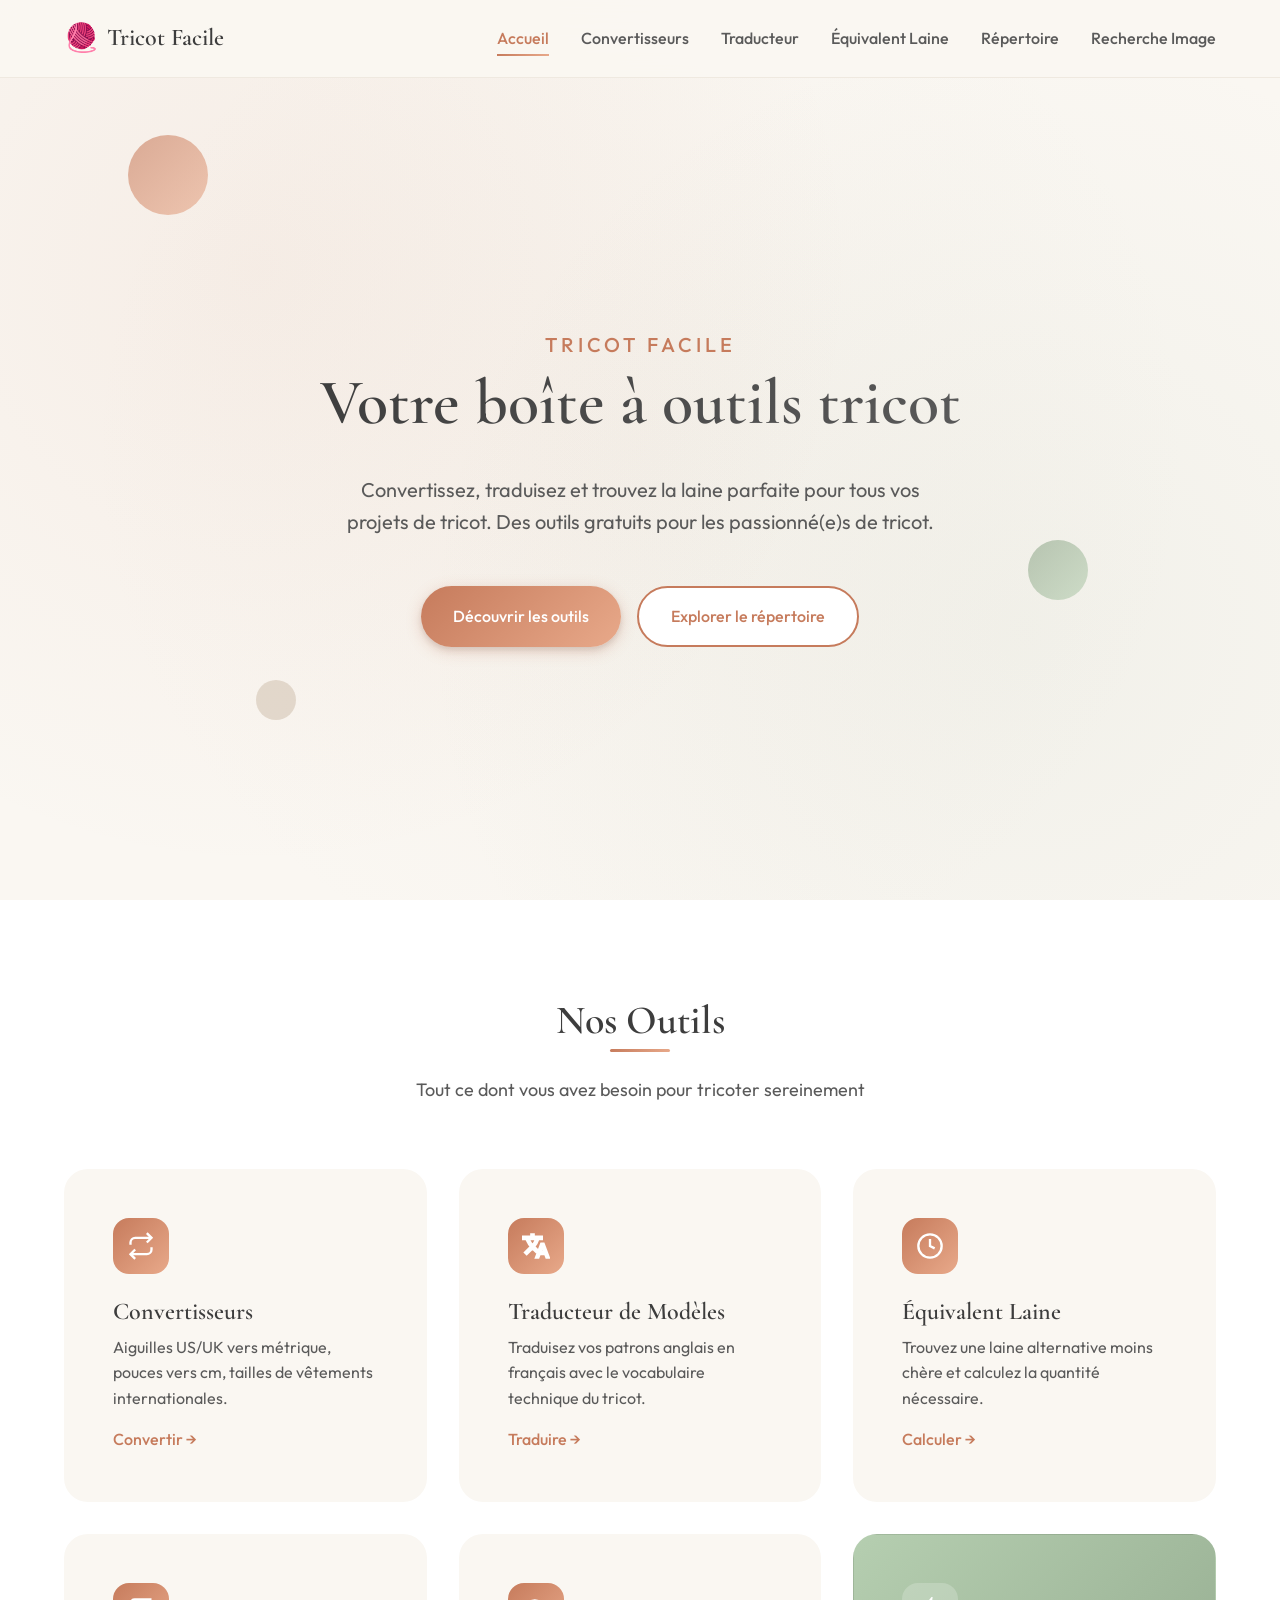
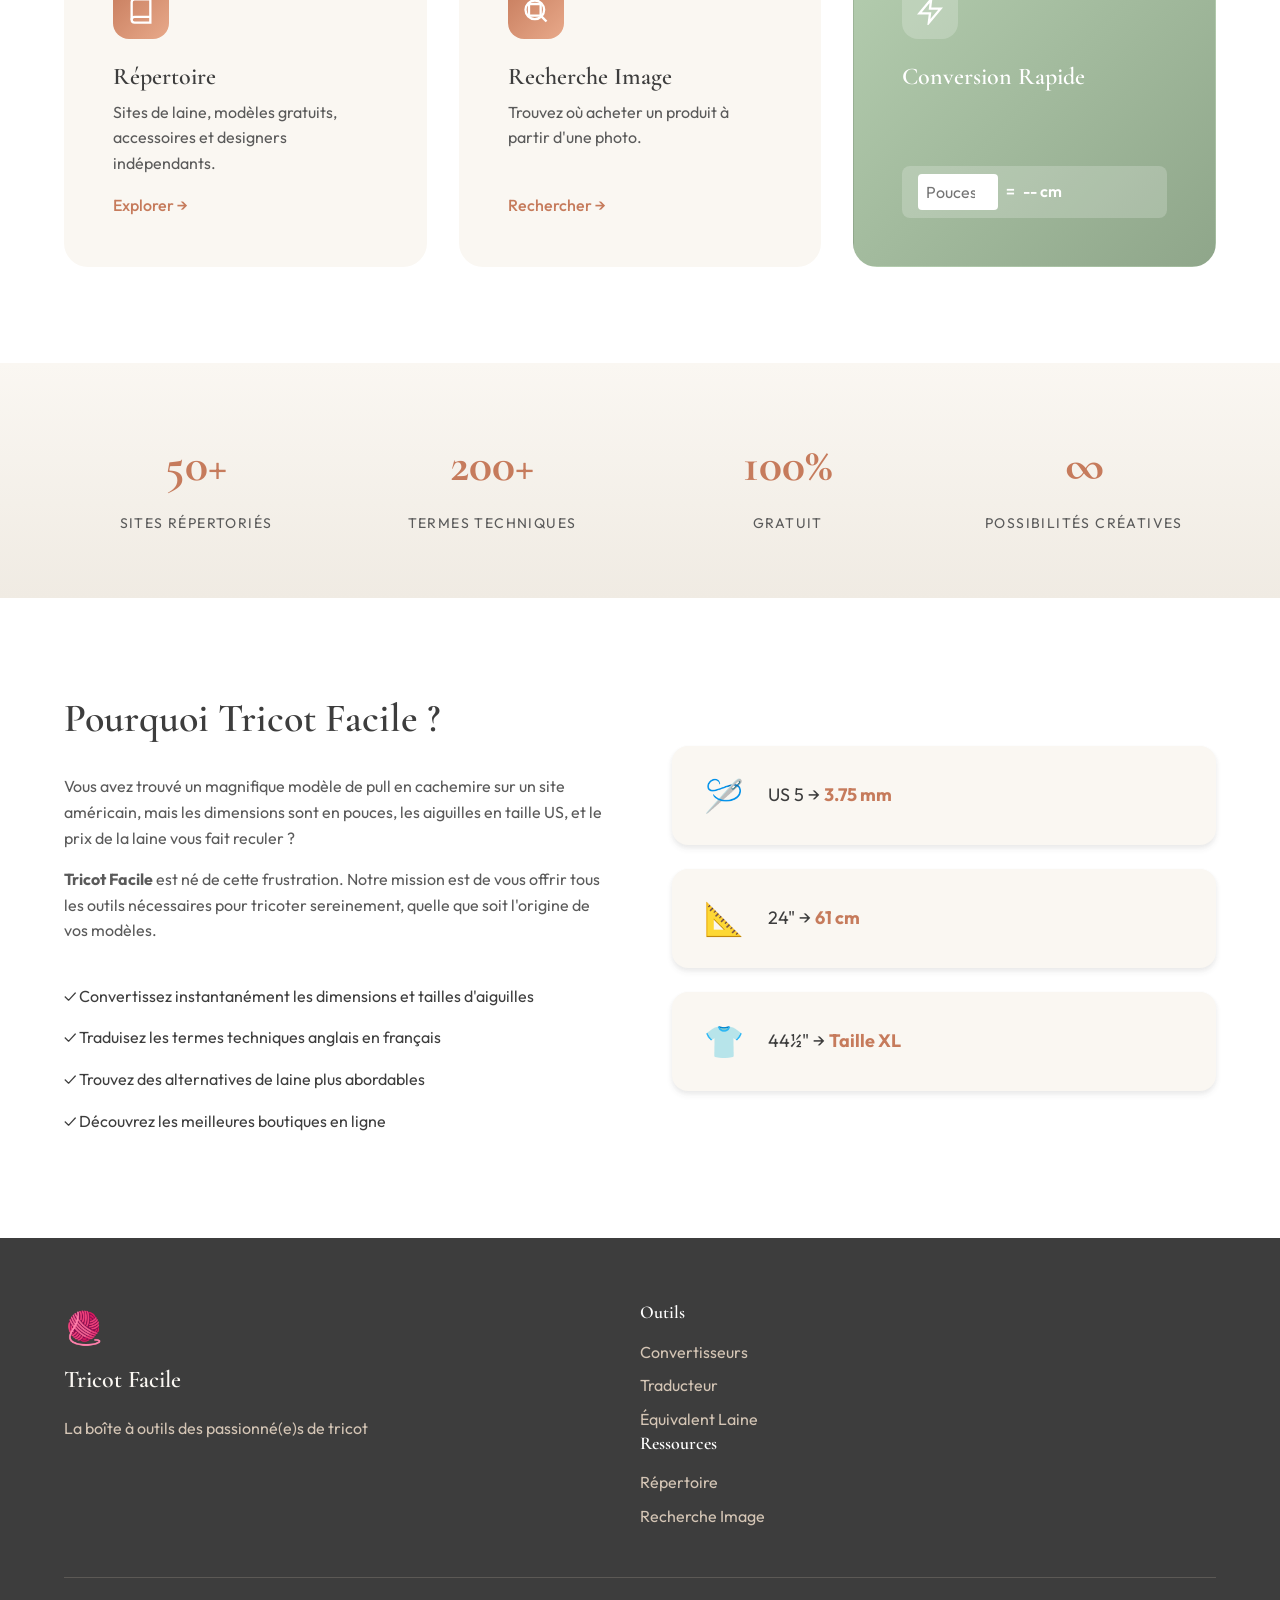
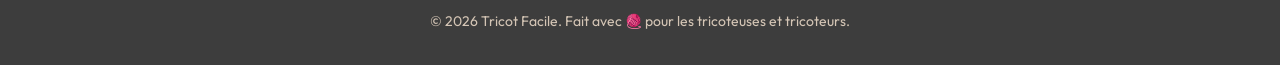
<file: index.html>
<!DOCTYPE html>
<html lang="fr">
<head>
    <meta charset="UTF-8">
    <meta name="viewport" content="width=device-width, initial-scale=1.0">
    <meta name="description" content="Tricot Facile - Votre boîte à outils complète pour le tricot : convertisseurs, traducteur de modèles, équivalent laine et répertoire de ressources.">
    <meta property="og:title" content="Tricot Facile | Outils et Ressources pour Tricoteuses">
    <meta property="og:description" content="Tricot Facile - Votre boîte à outils complète pour le tricot : convertisseurs, traducteur de modèles, équivalent laine et répertoire de ressources.">
    <meta property="og:type" content="website">
    <link rel="icon" href="data:image/svg+xml,<svg xmlns=%22http://www.w3.org/2000/svg%22 viewBox=%220 0 100 100%22><text y=%22.9em%22 font-size=%2290%22>🧶</text></svg>">
    <title>Tricot Facile | Outils et Ressources pour Tricoteuses</title>
    <meta name="theme-color" content="#FAF7F2">
    <link rel="manifest" href="manifest.json">
    <link rel="apple-touch-icon" href="icons/icon.svg">
    <link rel="preconnect" href="https://fonts.googleapis.com">
    <link rel="preconnect" href="https://fonts.gstatic.com" crossorigin>
    <link href="https://fonts.googleapis.com/css2?family=Cormorant+Garamond:wght@400;500;600;700&family=Outfit:wght@300;400;500;600;700&display=swap" rel="stylesheet">
    <link rel="stylesheet" href="css/style.css">
</head>
<body>
    <!-- Navigation -->
    <nav class="navbar">
        <div class="nav-container">
            <a href="index.html" class="nav-logo">
                <span class="logo-icon">🧶</span>
                <span class="logo-text">Tricot Facile</span>
            </a>
            <button class="nav-toggle" aria-label="Ouvrir le menu de navigation" aria-expanded="false" aria-controls="nav-menu">
                <span></span>
                <span></span>
                <span></span>
            </button>
            <ul class="nav-menu" id="nav-menu">
                <li><a href="index.html" class="nav-link active">Accueil</a></li>
                <li><a href="convertisseurs.html" class="nav-link">Convertisseurs</a></li>
                <li><a href="traducteur.html" class="nav-link">Traducteur</a></li>
                <li><a href="equivalent-laine.html" class="nav-link">Équivalent Laine</a></li>
                <li><a href="repertoire.html" class="nav-link">Répertoire</a></li>
                <li><a href="recherche-image.html" class="nav-link">Recherche Image</a></li>
            </ul>
        </div>
    </nav>

    <!-- Hero Section -->
    <header class="hero">
        <div class="hero-background">
            <div class="hero-pattern"></div>
        </div>
        <div class="hero-content">
            <h1 class="hero-title">
                <span class="title-accent">Tricot Facile</span>
                <span class="title-main">Votre boîte à outils tricot</span>
            </h1>
            <p class="hero-subtitle">
                Convertissez, traduisez et trouvez la laine parfaite pour tous vos projets de tricot. 
                Des outils gratuits pour les passionné(e)s de tricot.
            </p>
            <div class="hero-cta">
                <a href="convertisseurs.html" class="btn btn-primary">Découvrir les outils</a>
                <a href="repertoire.html" class="btn btn-secondary">Explorer le répertoire</a>
            </div>
        </div>
        <div class="hero-decoration">
            <div class="yarn-ball yarn-ball-1"></div>
            <div class="yarn-ball yarn-ball-2"></div>
            <div class="yarn-ball yarn-ball-3"></div>
        </div>
    </header>

    <!-- Features Section -->
    <section class="features" id="outils">
        <div class="container">
            <div class="section-header">
                <h2 class="section-title">Nos Outils</h2>
                <p class="section-subtitle">Tout ce dont vous avez besoin pour tricoter sereinement</p>
            </div>
            <div class="features-grid">
                <!-- Convertisseurs -->
                <a href="convertisseurs.html" class="feature-card">
                    <div class="feature-icon">
                        <svg viewBox="0 0 24 24" fill="none" stroke="currentColor" stroke-width="2">
                            <path d="M17 1l4 4-4 4"/>
                            <path d="M3 11V9a4 4 0 0 1 4-4h14"/>
                            <path d="M7 23l-4-4 4-4"/>
                            <path d="M21 13v2a4 4 0 0 1-4 4H3"/>
                        </svg>
                    </div>
                    <h3 class="feature-title">Convertisseurs</h3>
                    <p class="feature-desc">Aiguilles US/UK vers métrique, pouces vers cm, tailles de vêtements internationales.</p>
                    <span class="feature-link">Convertir →</span>
                </a>

                <!-- Traducteur -->
                <a href="traducteur.html" class="feature-card">
                    <div class="feature-icon">
                        <svg viewBox="0 0 24 24" fill="none" stroke="currentColor" stroke-width="2">
                            <path d="M12.87 15.07l-2.54-2.51.03-.03A17.52 17.52 0 0 0 14.07 6H17V4h-7V2H8v2H1v2h11.17C11.5 7.92 10.44 9.75 9 11.35 8.07 10.32 7.3 9.19 6.69 8h-2c.73 1.63 1.73 3.17 2.98 4.56l-5.09 5.02L4 19l5-5 3.11 3.11.76-2.04zM18.5 10h-2L12 22h2l1.12-3h4.75L21 22h2l-4.5-12zm-2.62 7l1.62-4.33L19.12 17h-3.24z"/>
                        </svg>
                    </div>
                    <h3 class="feature-title">Traducteur de Modèles</h3>
                    <p class="feature-desc">Traduisez vos patrons anglais en français avec le vocabulaire technique du tricot.</p>
                    <span class="feature-link">Traduire →</span>
                </a>

                <!-- Équivalent Laine -->
                <a href="equivalent-laine.html" class="feature-card">
                    <div class="feature-icon">
                        <svg viewBox="0 0 24 24" fill="none" stroke="currentColor" stroke-width="2">
                            <circle cx="12" cy="12" r="10"/>
                            <path d="M12 6v6l4 2"/>
                        </svg>
                    </div>
                    <h3 class="feature-title">Équivalent Laine</h3>
                    <p class="feature-desc">Trouvez une laine alternative moins chère et calculez la quantité nécessaire.</p>
                    <span class="feature-link">Calculer →</span>
                </a>

                <!-- Répertoire -->
                <a href="repertoire.html" class="feature-card">
                    <div class="feature-icon">
                        <svg viewBox="0 0 24 24" fill="none" stroke="currentColor" stroke-width="2">
                            <path d="M4 19.5A2.5 2.5 0 0 1 6.5 17H20"/>
                            <path d="M6.5 2H20v20H6.5A2.5 2.5 0 0 1 4 19.5v-15A2.5 2.5 0 0 1 6.5 2z"/>
                        </svg>
                    </div>
                    <h3 class="feature-title">Répertoire</h3>
                    <p class="feature-desc">Sites de laine, modèles gratuits, accessoires et designers indépendants.</p>
                    <span class="feature-link">Explorer →</span>
                </a>

                <!-- Recherche Image -->
                <a href="recherche-image.html" class="feature-card">
                    <div class="feature-icon">
                        <svg viewBox="0 0 24 24" fill="none" stroke="currentColor" stroke-width="2">
                            <circle cx="11" cy="11" r="8"/>
                            <path d="M21 21l-4.35-4.35"/>
                            <rect x="6" y="6" width="10" height="10" rx="1"/>
                        </svg>
                    </div>
                    <h3 class="feature-title">Recherche Image</h3>
                    <p class="feature-desc">Trouvez où acheter un produit à partir d'une photo.</p>
                    <span class="feature-link">Rechercher →</span>
                </a>

                <!-- Quick Convert -->
                <div class="feature-card feature-card-highlight">
                    <div class="feature-icon">
                        <svg viewBox="0 0 24 24" fill="none" stroke="currentColor" stroke-width="2">
                            <polygon points="13 2 3 14 12 14 11 22 21 10 12 10 13 2"/>
                        </svg>
                    </div>
                    <h3 class="feature-title">Conversion Rapide</h3>
                    <div class="quick-convert">
                        <div class="quick-input-group">
                            <input type="number" id="quick-inches" placeholder="Pouces" step="0.25">
                            <span class="quick-equals">=</span>
                            <span id="quick-cm" class="quick-result">-- cm</span>
                        </div>
                    </div>
                </div>
            </div>
        </div>
    </section>

    <!-- Stats Section -->
    <section class="stats">
        <div class="container">
            <div class="stats-grid">
                <div class="stat-item">
                    <span class="stat-number">50+</span>
                    <span class="stat-label">Sites répertoriés</span>
                </div>
                <div class="stat-item">
                    <span class="stat-number">200+</span>
                    <span class="stat-label">Termes techniques</span>
                </div>
                <div class="stat-item">
                    <span class="stat-number">100%</span>
                    <span class="stat-label">Gratuit</span>
                </div>
                <div class="stat-item">
                    <span class="stat-number">∞</span>
                    <span class="stat-label">Possibilités créatives</span>
                </div>
            </div>
        </div>
    </section>

    <!-- About Section -->
    <section class="about">
        <div class="container">
            <div class="about-content">
                <div class="about-text">
                    <h2>Pourquoi Tricot Facile ?</h2>
                    <p>
                        Vous avez trouvé un magnifique modèle de pull en cachemire sur un site américain, 
                        mais les dimensions sont en pouces, les aiguilles en taille US, et le prix de la laine 
                        vous fait reculer ?
                    </p>
                    <p>
                        <strong>Tricot Facile</strong> est né de cette frustration. Notre mission est de vous 
                        offrir tous les outils nécessaires pour tricoter sereinement, quelle que soit l'origine 
                        de vos modèles.
                    </p>
                    <ul class="about-list">
                        <li>✓ Convertissez instantanément les dimensions et tailles d'aiguilles</li>
                        <li>✓ Traduisez les termes techniques anglais en français</li>
                        <li>✓ Trouvez des alternatives de laine plus abordables</li>
                        <li>✓ Découvrez les meilleures boutiques en ligne</li>
                    </ul>
                </div>
                <div class="about-visual">
                    <div class="about-card">
                        <div class="about-card-icon">🪡</div>
                        <p>US 5 → <strong>3.75 mm</strong></p>
                    </div>
                    <div class="about-card">
                        <div class="about-card-icon">📐</div>
                        <p>24" → <strong>61 cm</strong></p>
                    </div>
                    <div class="about-card">
                        <div class="about-card-icon">👕</div>
                        <p>44½" → <strong>Taille XL</strong></p>
                    </div>
                </div>
            </div>
        </div>
    </section>

    <!-- Footer -->
    <footer class="footer">
        <div class="container">
            <div class="footer-content">
                <div class="footer-brand">
                    <span class="logo-icon">🧶</span>
                    <span class="logo-text">Tricot Facile</span>
                    <p>La boîte à outils des passionné(e)s de tricot</p>
                </div>
                <div class="footer-links">
                    <div class="footer-column">
                        <h4>Outils</h4>
                        <ul>
                            <li><a href="convertisseurs.html">Convertisseurs</a></li>
                            <li><a href="traducteur.html">Traducteur</a></li>
                            <li><a href="equivalent-laine.html">Équivalent Laine</a></li>
                        </ul>
                    </div>
                    <div class="footer-column">
                        <h4>Ressources</h4>
                        <ul>
                            <li><a href="repertoire.html">Répertoire</a></li>
                            <li><a href="recherche-image.html">Recherche Image</a></li>
                        </ul>
                    </div>
                </div>
            </div>
            <div class="footer-bottom">
                <p>© 2026 Tricot Facile. Fait avec 🧶 pour les tricoteuses et tricoteurs.</p>
            </div>
        </div>
    </footer>

    <script src="js/main.js"></script>
</body>
</html>
</file>
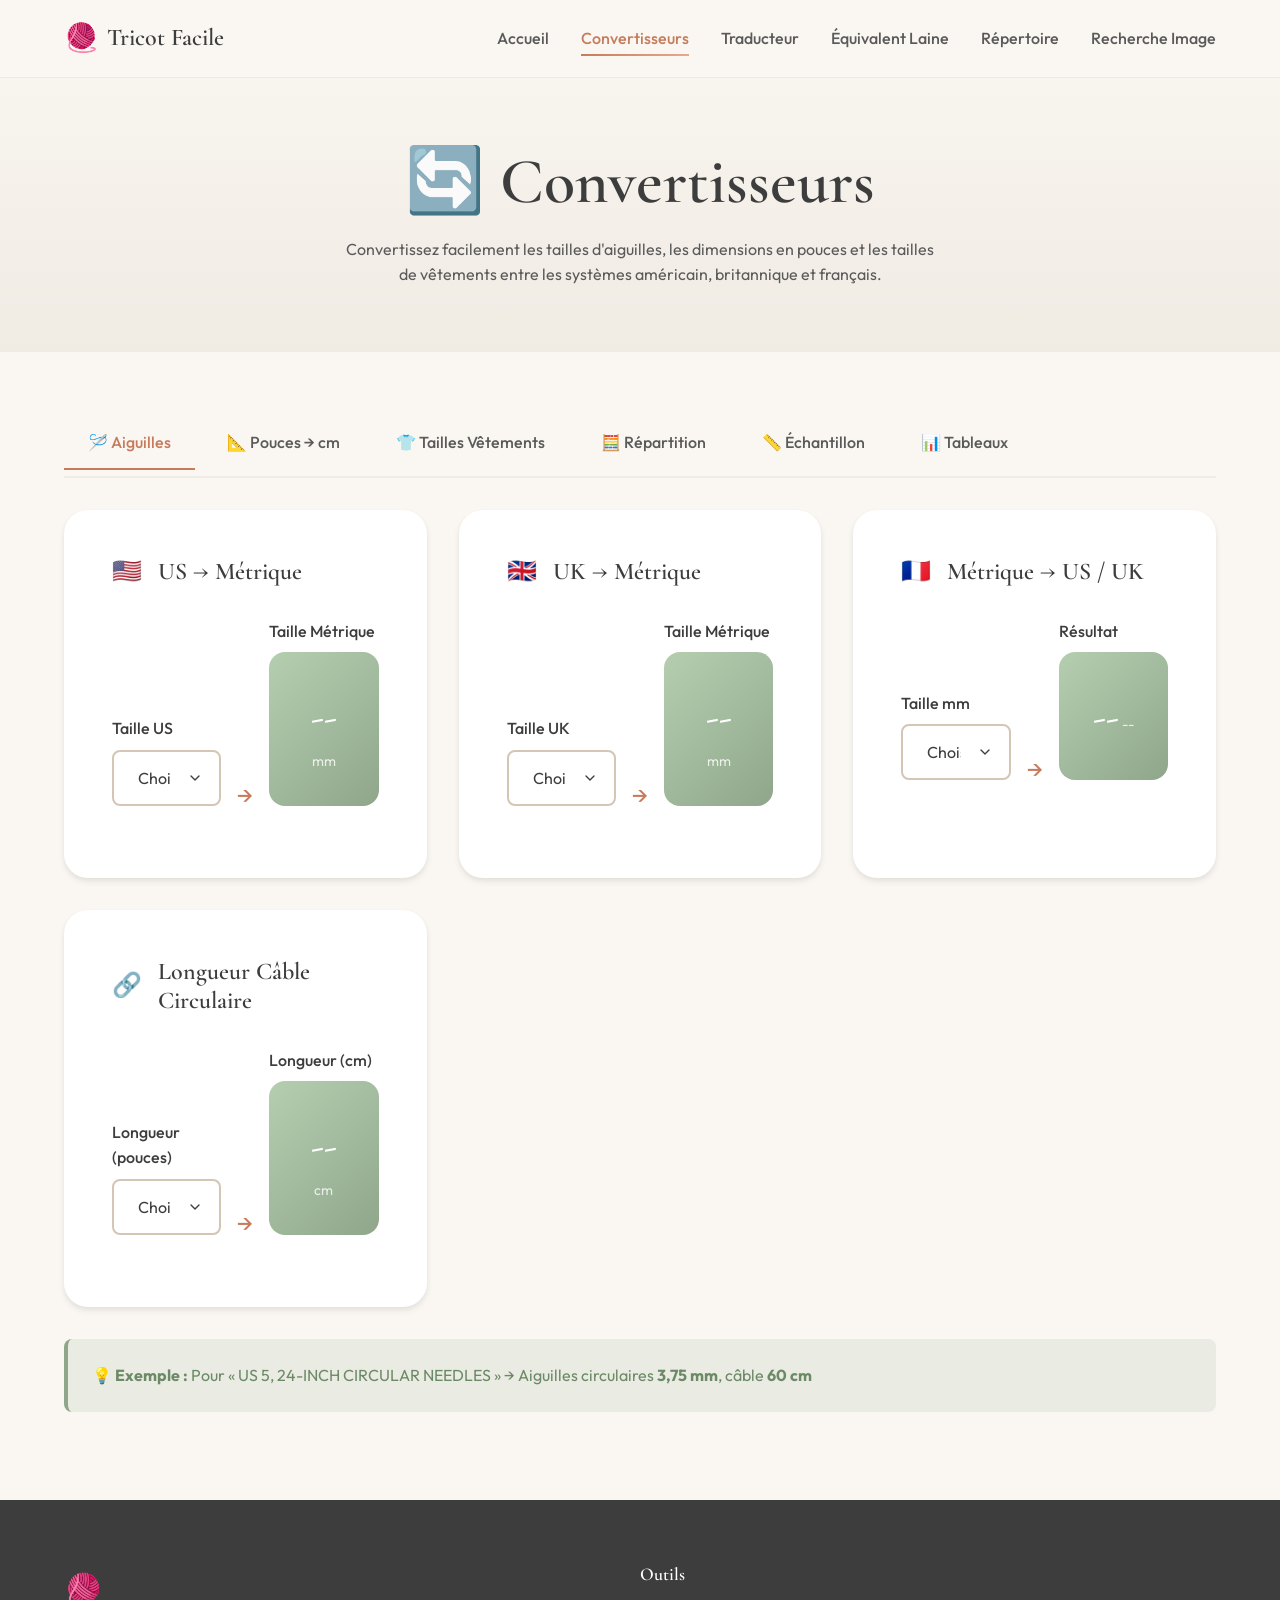
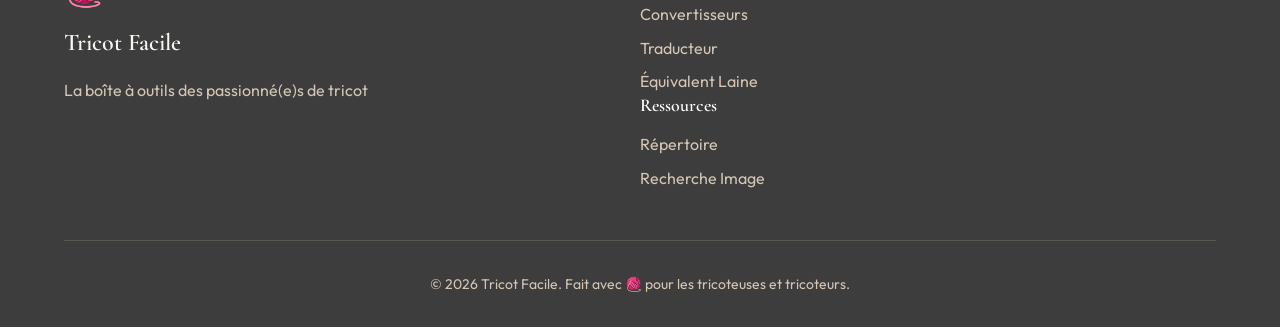
<file: convertisseurs.html>
<!DOCTYPE html>
<html lang="fr">

<head>
    <meta charset="UTF-8">
    <meta name="viewport" content="width=device-width, initial-scale=1.0">
    <meta name="description"
        content="Convertisseurs tricot : aiguilles US/UK vers métrique, pouces vers centimètres, tailles de vêtements internationales.">
    <meta property="og:title" content="Tricot Facile | Outils et Ressources pour Tricoteuses">
    <meta property="og:description" content="Tricot Facile - Votre boîte à outils complète pour le tricot.">
    <meta property="og:type" content="website">
    <link rel="icon" href="data:image/svg+xml,<svg xmlns=%22http://www.w3.org/2000/svg%22 viewBox=%220 0 100 100%22><text y=%22.9em%22 font-size=%2290%22>🧶</text></svg>">
    <title>Convertisseurs | Tricot Facile</title>
    <meta name="theme-color" content="#FAF7F2">
    <link rel="manifest" href="manifest.json">
    <link rel="apple-touch-icon" href="icons/icon.svg">
    <link rel="preconnect" href="https://fonts.googleapis.com">
    <link rel="preconnect" href="https://fonts.gstatic.com" crossorigin>
    <link
        href="https://fonts.googleapis.com/css2?family=Cormorant+Garamond:wght@400;500;600;700&family=Outfit:wght@300;400;500;600;700&display=swap"
        rel="stylesheet">
    <link rel="stylesheet" href="css/style.css">
</head>

<body>
    <!-- Navigation -->
    <nav class="navbar">
        <div class="nav-container">
            <a href="index.html" class="nav-logo">
                <span class="logo-icon">🧶</span>
                <span class="logo-text">Tricot Facile</span>
            </a>
            <button class="nav-toggle" aria-label="Ouvrir le menu de navigation" aria-expanded="false" aria-controls="nav-menu">
                <span></span>
                <span></span>
                <span></span>
            </button>
            <ul class="nav-menu" id="nav-menu">
                <li><a href="index.html" class="nav-link">Accueil</a></li>
                <li><a href="convertisseurs.html" class="nav-link active">Convertisseurs</a></li>
                <li><a href="traducteur.html" class="nav-link">Traducteur</a></li>
                <li><a href="equivalent-laine.html" class="nav-link">Équivalent Laine</a></li>
                <li><a href="repertoire.html" class="nav-link">Répertoire</a></li>
                <li><a href="recherche-image.html" class="nav-link">Recherche Image</a></li>
            </ul>
        </div>
    </nav>

    <!-- Page Header -->
    <header class="page-header">
        <div class="container">
            <h1>🔄 Convertisseurs</h1>
            <p>Convertissez facilement les tailles d'aiguilles, les dimensions en pouces et les tailles de vêtements
                entre les systèmes américain, britannique et français.</p>
        </div>
    </header>

    <!-- Main Content -->
    <main class="page-content">
        <div class="container">

            <!-- Tabs Navigation -->
            <div class="tabs" role="tablist" aria-label="Type de convertisseur">
                <button class="tab-btn active" data-tab="aiguilles" role="tab" aria-selected="true" aria-controls="tab-aiguilles" id="btn-tab-aiguilles">🪡 Aiguilles</button>
                <button class="tab-btn" data-tab="dimensions" role="tab" aria-selected="false" aria-controls="tab-dimensions" id="btn-tab-dimensions">📐 Pouces → cm</button>
                <button class="tab-btn" data-tab="tailles" role="tab" aria-selected="false" aria-controls="tab-tailles" id="btn-tab-tailles">👕 Tailles Vêtements</button>
                <button class="tab-btn" data-tab="repartition" role="tab" aria-selected="false" aria-controls="tab-repartition" id="btn-tab-repartition">🧮 Répartition</button>
                <button class="tab-btn" data-tab="echantillon" role="tab" aria-selected="false" aria-controls="tab-echantillon" id="btn-tab-echantillon">📏 Échantillon</button>
                <button class="tab-btn" data-tab="tableau" role="tab" aria-selected="false" aria-controls="tab-tableau" id="btn-tab-tableau">📊 Tableaux</button>
            </div>

            <!-- Tab: Aiguilles -->
            <div class="tab-content active" id="tab-aiguilles" role="tabpanel" aria-labelledby="btn-tab-aiguilles">
                <div class="converter-grid">
                    <!-- US to Metric -->
                    <div class="converter-card">
                        <h3><span>🇺🇸</span> US → Métrique</h3>
                        <div class="converter-row">
                            <div class="form-group">
                                <label class="form-label" for="needle-us-input">Taille US</label>
                                <select class="form-select" id="needle-us-input">
                                    <option value="">Choisir...</option>
                                    <option value="0">US 0</option>
                                    <option value="1">US 1</option>
                                    <option value="1.5">US 1.5</option>
                                    <option value="2">US 2</option>
                                    <option value="2.5">US 2.5</option>
                                    <option value="3">US 3</option>
                                    <option value="4">US 4</option>
                                    <option value="5">US 5</option>
                                    <option value="6">US 6</option>
                                    <option value="7">US 7</option>
                                    <option value="8">US 8</option>
                                    <option value="9">US 9</option>
                                    <option value="10">US 10</option>
                                    <option value="10.5">US 10.5</option>
                                    <option value="10.75">US 10.75</option>
                                    <option value="11">US 11</option>
                                    <option value="13">US 13</option>
                                    <option value="15">US 15</option>
                                    <option value="17">US 17</option>
                                    <option value="19">US 19</option>
                                    <option value="35">US 35</option>
                                    <option value="50">US 50</option>
                                </select>
                            </div>
                            <span class="converter-arrow">→</span>
                            <div class="form-group">
                                <label class="form-label">Taille Métrique</label>
                                <div class="result-box">
                                    <span class="result-value" id="needle-us-result">--</span>
                                    <span class="result-note">mm</span>
                                </div>
                            </div>
                        </div>
                    </div>

                    <!-- UK to Metric -->
                    <div class="converter-card">
                        <h3><span>🇬🇧</span> UK → Métrique</h3>
                        <div class="converter-row">
                            <div class="form-group">
                                <label class="form-label" for="needle-uk-input">Taille UK</label>
                                <select class="form-select" id="needle-uk-input">
                                    <option value="">Choisir...</option>
                                    <option value="14">UK 14</option>
                                    <option value="13">UK 13</option>
                                    <option value="12">UK 12</option>
                                    <option value="11">UK 11</option>
                                    <option value="10">UK 10</option>
                                    <option value="9">UK 9</option>
                                    <option value="8">UK 8</option>
                                    <option value="7">UK 7</option>
                                    <option value="6">UK 6</option>
                                    <option value="5">UK 5</option>
                                    <option value="4">UK 4</option>
                                    <option value="3">UK 3</option>
                                    <option value="2">UK 2</option>
                                    <option value="1">UK 1</option>
                                    <option value="0">UK 0</option>
                                    <option value="00">UK 00</option>
                                    <option value="000">UK 000</option>
                                </select>
                            </div>
                            <span class="converter-arrow">→</span>
                            <div class="form-group">
                                <label class="form-label">Taille Métrique</label>
                                <div class="result-box">
                                    <span class="result-value" id="needle-uk-result">--</span>
                                    <span class="result-note">mm</span>
                                </div>
                            </div>
                        </div>
                    </div>

                    <!-- Metric to US/UK -->
                    <div class="converter-card">
                        <h3><span>🇫🇷</span> Métrique → US / UK</h3>
                        <div class="converter-row">
                            <div class="form-group">
                                <label class="form-label" for="needle-metric-input">Taille mm</label>
                                <select class="form-select" id="needle-metric-input">
                                    <option value="">Choisir...</option>
                                    <option value="2">2 mm</option>
                                    <option value="2.25">2.25 mm</option>
                                    <option value="2.5">2.5 mm</option>
                                    <option value="2.75">2.75 mm</option>
                                    <option value="3">3 mm</option>
                                    <option value="3.25">3.25 mm</option>
                                    <option value="3.5">3.5 mm</option>
                                    <option value="3.75">3.75 mm</option>
                                    <option value="4">4 mm</option>
                                    <option value="4.5">4.5 mm</option>
                                    <option value="5">5 mm</option>
                                    <option value="5.5">5.5 mm</option>
                                    <option value="6">6 mm</option>
                                    <option value="6.5">6.5 mm</option>
                                    <option value="7">7 mm</option>
                                    <option value="8">8 mm</option>
                                    <option value="9">9 mm</option>
                                    <option value="10">10 mm</option>
                                    <option value="12">12 mm</option>
                                    <option value="15">15 mm</option>
                                    <option value="19">19 mm</option>
                                    <option value="25">25 mm</option>
                                </select>
                            </div>
                            <span class="converter-arrow">→</span>
                            <div class="form-group">
                                <label class="form-label">Résultat</label>
                                <div class="result-box">
                                    <span class="result-value" id="needle-metric-result-us">--</span>
                                    <span class="result-note" id="needle-metric-result-uk">--</span>
                                </div>
                            </div>
                        </div>
                    </div>

                    <!-- Cable Length -->
                    <div class="converter-card">
                        <h3><span>🔗</span> Longueur Câble Circulaire</h3>
                        <div class="converter-row">
                            <div class="form-group">
                                <label class="form-label" for="cable-input">Longueur (pouces)</label>
                                <select class="form-select" id="cable-input">
                                    <option value="">Choisir...</option>
                                    <option value="9">9"</option>
                                    <option value="12">12"</option>
                                    <option value="16">16"</option>
                                    <option value="20">20"</option>
                                    <option value="24">24"</option>
                                    <option value="29">29"</option>
                                    <option value="32">32"</option>
                                    <option value="36">36"</option>
                                    <option value="40">40"</option>
                                    <option value="47">47"</option>
                                    <option value="60">60"</option>
                                </select>
                            </div>
                            <span class="converter-arrow">→</span>
                            <div class="form-group">
                                <label class="form-label">Longueur (cm)</label>
                                <div class="result-box">
                                    <span class="result-value" id="cable-result">--</span>
                                    <span class="result-note">cm</span>
                                </div>
                            </div>
                        </div>
                    </div>
                </div>

                <!-- Example Box -->
                <div class="alert alert-info mt-4">
                    <strong>💡 Exemple :</strong> Pour « US 5, 24-INCH CIRCULAR NEEDLES » → Aiguilles circulaires
                    <strong>3,75 mm</strong>, câble <strong>60 cm</strong>
                </div>
            </div>

            <!-- Tab: Dimensions -->
            <div class="tab-content" id="tab-dimensions" role="tabpanel" aria-labelledby="btn-tab-dimensions">
                <div class="converter-grid">
                    <!-- Inches to CM -->
                    <div class="converter-card">
                        <h3><span>📐</span> Pouces → Centimètres</h3>
                        <div class="converter-row">
                            <div class="form-group">
                                <label class="form-label" for="inches-input">Valeur en pouces</label>
                                <input type="text" class="form-input" id="inches-input" placeholder="Ex: 24 ou 34 1/4">
                            </div>
                            <span class="converter-arrow">→</span>
                            <div class="form-group">
                                <label class="form-label">Résultat</label>
                                <div class="result-box">
                                    <span class="result-value" id="cm-result">--</span>
                                    <span class="result-note">cm</span>
                                </div>
                            </div>
                        </div>
                        <p class="text-muted mt-2" style="font-size: 0.875rem;">
                            Formats acceptés : 24, 34.5, 34 1/4, 34½, 34 ½
                        </p>
                    </div>

                    <!-- CM to Inches -->
                    <div class="converter-card">
                        <h3><span>📏</span> Centimètres → Pouces</h3>
                        <div class="converter-row">
                            <div class="form-group">
                                <label class="form-label" for="cm-input">Valeur en cm</label>
                                <input type="number" class="form-input" id="cm-input" placeholder="Ex: 61" step="0.1">
                            </div>
                            <span class="converter-arrow">→</span>
                            <div class="form-group">
                                <label class="form-label">Résultat</label>
                                <div class="result-box">
                                    <span class="result-value" id="inches-result">--</span>
                                    <span class="result-note">pouces</span>
                                </div>
                            </div>
                        </div>
                    </div>

                    <!-- Quick Conversions -->
                    <div class="converter-card" style="grid-column: 1 / -1;">
                        <h3><span>⚡</span> Conversions Rapides</h3>
                        <div class="table-container">
                            <table class="table">
                                <thead>
                                    <tr>
                                        <th>Pouces</th>
                                        <th>Centimètres</th>
                                        <th>Usage courant</th>
                                    </tr>
                                </thead>
                                <tbody>
                                    <tr>
                                        <td>1"</td>
                                        <td>2.54 cm</td>
                                        <td>Mesure de base</td>
                                    </tr>
                                    <tr>
                                        <td>4"</td>
                                        <td>10.16 cm</td>
                                        <td>Échantillon standard</td>
                                    </tr>
                                    <tr>
                                        <td>16"</td>
                                        <td>40.64 cm</td>
                                        <td>Câble pour bonnets</td>
                                    </tr>
                                    <tr>
                                        <td>24"</td>
                                        <td>60.96 cm</td>
                                        <td>Câble pour pulls</td>
                                    </tr>
                                    <tr>
                                        <td>32"</td>
                                        <td>81.28 cm</td>
                                        <td>Câble pour couvertures</td>
                                    </tr>
                                    <tr>
                                        <td>40"</td>
                                        <td>101.6 cm</td>
                                        <td>Magic loop</td>
                                    </tr>
                                </tbody>
                            </table>
                        </div>
                    </div>
                </div>
            </div>

            <!-- Tab: Tailles -->
            <div class="tab-content" id="tab-tailles" role="tabpanel" aria-labelledby="btn-tab-tailles">
                <div class="converter-grid">
                    <!-- Size Converter -->
                    <div class="converter-card" style="grid-column: 1 / -1;">
                        <h3><span>👕</span> Convertisseur de Tailles</h3>

                        <div class="alert alert-info mb-3">
                            <strong>ℹ️ Note :</strong> Les tailles en pouces indiquent généralement le <strong>tour de
                                poitrine</strong> (chest circumference).
                            Les tailles US et UK diffèrent légèrement.
                        </div>

                        <div class="converter-row">
                            <div class="form-group">
                                <label class="form-label" for="size-inches-input">Tour de poitrine (pouces)</label>
                                <input type="text" class="form-input" id="size-inches-input" placeholder="Ex: 44 1/2">
                            </div>
                            <span class="converter-arrow">→</span>
                            <div class="form-group">
                                <label class="form-label">Tailles équivalentes</label>
                                <div id="size-results" style="display: grid; gap: 0.5rem;">
                                    <div class="result-box" style="padding: 1rem;">
                                        <span class="result-label">Tour de poitrine</span>
                                        <span class="result-value" id="size-cm-result" style="font-size: 1.5rem;">--
                                            cm</span>
                                    </div>
                                </div>
                            </div>
                        </div>

                        <div id="size-details" class="mt-3" style="display: none;">
                            <div
                                style="display: grid; grid-template-columns: repeat(auto-fit, minmax(150px, 1fr)); gap: 1rem;">
                                <div class="panel">
                                    <div class="panel-title">🇫🇷 Taille FR</div>
                                    <div id="size-fr"
                                        style="font-size: 1.5rem; font-weight: 700; color: var(--color-terracotta);">--
                                    </div>
                                </div>
                                <div class="panel">
                                    <div class="panel-title">🇺🇸 Taille US</div>
                                    <div id="size-us"
                                        style="font-size: 1.5rem; font-weight: 700; color: var(--color-sage);">--</div>
                                </div>
                                <div class="panel">
                                    <div class="panel-title">🇬🇧 Taille UK</div>
                                    <div id="size-uk"
                                        style="font-size: 1.5rem; font-weight: 700; color: var(--color-charcoal);">--
                                    </div>
                                </div>
                                <div class="panel">
                                    <div class="panel-title">📐 Lettre</div>
                                    <div id="size-letter"
                                        style="font-size: 1.5rem; font-weight: 700; color: var(--color-beige-dark);">--
                                    </div>
                                </div>
                            </div>
                        </div>
                    </div>
                </div>

                <!-- Size Table -->
                <div class="card mt-4">
                    <div class="card-header">
                        <h3 style="margin: 0;">📊 Tableau des Tailles Femme</h3>
                    </div>
                    <div class="card-body">
                        <div class="table-container">
                            <table class="table" id="size-table-women">
                                <thead>
                                    <tr>
                                        <th>Tour Poitrine (pouces)</th>
                                        <th>Tour Poitrine (cm)</th>
                                        <th>Taille Lettre</th>
                                        <th>Taille FR/EU</th>
                                        <th>Taille US</th>
                                        <th>Taille UK</th>
                                    </tr>
                                </thead>
                                <tbody>
                                    <tr>
                                        <td>28-30"</td>
                                        <td>71-76</td>
                                        <td>XXS</td>
                                        <td>32-34</td>
                                        <td>0-2</td>
                                        <td>4-6</td>
                                    </tr>
                                    <tr>
                                        <td>30-32"</td>
                                        <td>76-81</td>
                                        <td>XS</td>
                                        <td>34-36</td>
                                        <td>2-4</td>
                                        <td>6-8</td>
                                    </tr>
                                    <tr>
                                        <td>32-34"</td>
                                        <td>81-86</td>
                                        <td>S</td>
                                        <td>36-38</td>
                                        <td>4-6</td>
                                        <td>8-10</td>
                                    </tr>
                                    <tr>
                                        <td>34-36"</td>
                                        <td>86-91</td>
                                        <td>M</td>
                                        <td>38-40</td>
                                        <td>6-8</td>
                                        <td>10-12</td>
                                    </tr>
                                    <tr>
                                        <td>36-38"</td>
                                        <td>91-97</td>
                                        <td>M/L</td>
                                        <td>40-42</td>
                                        <td>8-10</td>
                                        <td>12-14</td>
                                    </tr>
                                    <tr>
                                        <td>38-40"</td>
                                        <td>97-102</td>
                                        <td>L</td>
                                        <td>42-44</td>
                                        <td>10-12</td>
                                        <td>14-16</td>
                                    </tr>
                                    <tr>
                                        <td>40-42"</td>
                                        <td>102-107</td>
                                        <td>L/XL</td>
                                        <td>44-46</td>
                                        <td>12-14</td>
                                        <td>16-18</td>
                                    </tr>
                                    <tr>
                                        <td>42-44"</td>
                                        <td>107-112</td>
                                        <td>XL</td>
                                        <td>46-48</td>
                                        <td>14-16</td>
                                        <td>18-20</td>
                                    </tr>
                                    <tr>
                                        <td>44-46"</td>
                                        <td>112-117</td>
                                        <td>XL/2XL</td>
                                        <td>48-50</td>
                                        <td>16-18</td>
                                        <td>20-22</td>
                                    </tr>
                                    <tr>
                                        <td>46-48"</td>
                                        <td>117-122</td>
                                        <td>2XL</td>
                                        <td>50-52</td>
                                        <td>18-20</td>
                                        <td>22-24</td>
                                    </tr>
                                    <tr>
                                        <td>48-50"</td>
                                        <td>122-127</td>
                                        <td>2XL/3XL</td>
                                        <td>52-54</td>
                                        <td>20-22</td>
                                        <td>24-26</td>
                                    </tr>
                                    <tr>
                                        <td>50-52"</td>
                                        <td>127-132</td>
                                        <td>3XL</td>
                                        <td>54-56</td>
                                        <td>22-24</td>
                                        <td>26-28</td>
                                    </tr>
                                </tbody>
                            </table>
                        </div>
                    </div>
                </div>
            </div>

            <!-- Tab: Répartition -->
            <div class="tab-content" id="tab-repartition" role="tabpanel" aria-labelledby="btn-tab-repartition">
                <div class="converter-card" style="grid-column: 1 / -1; margin-bottom: 2rem;">
                    <h3><span>🧮</span> Calculateur de Répartition</h3>
                    <p class="text-muted" style="margin-bottom: 1.5rem;">Calculez comment répartir équitablement vos augmentations ou diminutions sur un rang, pour éviter d'avoir de l'irrégularité dans votre tricot.</p>
                    
                    <div class="converter-row">
                        <div class="form-group">
                            <label class="form-label" for="rep-current">Mailles actuelles</label>
                            <input type="number" class="form-input" id="rep-current" placeholder="ex: 100" min="2">
                        </div>
                        <span class="converter-arrow" style="font-size: 2rem; color: var(--color-terracotta);">→</span>
                        <div class="form-group">
                            <label class="form-label" for="rep-target">Mailles souhaitées</label>
                            <input type="number" class="form-input" id="rep-target" placeholder="ex: 120" min="2">
                        </div>
                    </div>
                    
                    <div class="panel mt-4" id="rep-result-container" style="display: none; background: var(--color-sage-light); color: var(--color-charcoal);">
                        <h4 style="margin-bottom: 1rem; border-bottom: 1px solid rgba(0,0,0,0.1); padding-bottom: 0.5rem;">📝 Explications du patron :</h4>
                        <div id="rep-result-text" style="font-size: 1.125rem; font-weight: 500; line-height: 1.6;">
                            <!-- Le JS injectera la réponse ici -->
                        </div>
                    </div>
                </div>
            </div>

            <!-- Tab: Échantillon -->
            <div class="tab-content" id="tab-echantillon" role="tabpanel" aria-labelledby="btn-tab-echantillon">
                <div class="converter-card" style="grid-column: 1 / -1; margin-bottom: 2rem;">
                    <h3><span>📏</span> Échantillon Ajusté / Différent</h3>
                    <p class="text-muted" style="margin-bottom: 1.5rem;">Votre échantillon ne correspond pas exactement au modèle ? Découvrez l'impact sur la taille finale du vêtement et comment ajuster.</p>
                    
                    <div class="converter-row">
                        <div class="form-group">
                            <label class="form-label" for="gauge-pattern">Échantillon patron (pour 10 cm)</label>
                            <input type="number" class="form-input" id="gauge-pattern" placeholder="ex: 20" min="5" step="0.5">
                        </div>
                        <span class="converter-arrow" style="font-size: 2rem; color: var(--color-terracotta);">VS</span>
                        <div class="form-group">
                            <label class="form-label" for="gauge-user">Votre Échantillon (pour 10 cm)</label>
                            <input type="number" class="form-input" id="gauge-user" placeholder="ex: 22" min="5" step="0.5">
                        </div>
                    </div>
                    
                    <div class="panel mt-4" id="gauge-result-container" style="display: none; background: var(--color-beige); color: var(--color-charcoal);">
                        <h4 style="margin-bottom: 1rem; border-bottom: 1px solid rgba(0,0,0,0.1); padding-bottom: 0.5rem;">📊 Analyse et Solutions :</h4>
                        <div id="gauge-result-text" style="font-size: 1.125rem; font-weight: 500; line-height: 1.6;">
                            <!-- JS Inject -->
                        </div>
                    </div>
                </div>
            </div>

            <!-- Tab: Tableaux -->
            <div class="tab-content" id="tab-tableau" role="tabpanel" aria-labelledby="btn-tab-tableau">
                <div class="card">
                    <div class="card-header">
                        <h3 style="margin: 0;">📊 Tableau Complet des Aiguilles</h3>
                    </div>
                    <div class="card-body">
                        <div class="table-container">
                            <table class="table" id="needle-full-table">
                                <thead>
                                    <tr>
                                        <th>Métrique (mm)</th>
                                        <th>US</th>
                                        <th>UK</th>
                                        <th>Catégorie de laine</th>
                                    </tr>
                                </thead>
                                <tbody>
                                    <tr>
                                        <td>2</td>
                                        <td>0</td>
                                        <td>14</td>
                                        <td>Lace / Dentelle</td>
                                    </tr>
                                    <tr>
                                        <td>2.25</td>
                                        <td>1</td>
                                        <td>13</td>
                                        <td>Fingering / Chaussettes</td>
                                    </tr>
                                    <tr>
                                        <td>2.5</td>
                                        <td>1.5</td>
                                        <td>12-13</td>
                                        <td>Fingering</td>
                                    </tr>
                                    <tr>
                                        <td>2.75</td>
                                        <td>2</td>
                                        <td>12</td>
                                        <td>Fingering / Sport</td>
                                    </tr>
                                    <tr>
                                        <td>3</td>
                                        <td>2.5</td>
                                        <td>11</td>
                                        <td>Sport</td>
                                    </tr>
                                    <tr>
                                        <td>3.25</td>
                                        <td>3</td>
                                        <td>10</td>
                                        <td>DK légère</td>
                                    </tr>
                                    <tr>
                                        <td>3.5</td>
                                        <td>4</td>
                                        <td>9-10</td>
                                        <td>DK</td>
                                    </tr>
                                    <tr>
                                        <td>3.75</td>
                                        <td>5</td>
                                        <td>9</td>
                                        <td>DK</td>
                                    </tr>
                                    <tr>
                                        <td>4</td>
                                        <td>6</td>
                                        <td>8</td>
                                        <td>DK / Worsted légère</td>
                                    </tr>
                                    <tr>
                                        <td>4.5</td>
                                        <td>7</td>
                                        <td>7</td>
                                        <td>Worsted</td>
                                    </tr>
                                    <tr>
                                        <td>5</td>
                                        <td>8</td>
                                        <td>6</td>
                                        <td>Worsted</td>
                                    </tr>
                                    <tr>
                                        <td>5.5</td>
                                        <td>9</td>
                                        <td>5</td>
                                        <td>Worsted / Aran</td>
                                    </tr>
                                    <tr>
                                        <td>6</td>
                                        <td>10</td>
                                        <td>4</td>
                                        <td>Aran</td>
                                    </tr>
                                    <tr>
                                        <td>6.5</td>
                                        <td>10.5</td>
                                        <td>3</td>
                                        <td>Aran / Bulky</td>
                                    </tr>
                                    <tr>
                                        <td>7</td>
                                        <td>10.75</td>
                                        <td>2</td>
                                        <td>Bulky</td>
                                    </tr>
                                    <tr>
                                        <td>8</td>
                                        <td>11</td>
                                        <td>0</td>
                                        <td>Bulky</td>
                                    </tr>
                                    <tr>
                                        <td>9</td>
                                        <td>13</td>
                                        <td>00</td>
                                        <td>Super Bulky</td>
                                    </tr>
                                    <tr>
                                        <td>10</td>
                                        <td>15</td>
                                        <td>000</td>
                                        <td>Super Bulky</td>
                                    </tr>
                                    <tr>
                                        <td>12</td>
                                        <td>17</td>
                                        <td>-</td>
                                        <td>Jumbo</td>
                                    </tr>
                                    <tr>
                                        <td>15</td>
                                        <td>19</td>
                                        <td>-</td>
                                        <td>Jumbo</td>
                                    </tr>
                                    <tr>
                                        <td>19</td>
                                        <td>35</td>
                                        <td>-</td>
                                        <td>Jumbo</td>
                                    </tr>
                                    <tr>
                                        <td>25</td>
                                        <td>50</td>
                                        <td>-</td>
                                        <td>Jumbo</td>
                                    </tr>
                                </tbody>
                            </table>
                        </div>
                    </div>
                </div>
            </div>

        </div>
    </main>

    <!-- Footer -->
    <footer class="footer">
        <div class="container">
            <div class="footer-content">
                <div class="footer-brand">
                    <span class="logo-icon">🧶</span>
                    <span class="logo-text">Tricot Facile</span>
                    <p>La boîte à outils des passionné(e)s de tricot</p>
                </div>
                <div class="footer-links">
                    <div class="footer-column">
                        <h4>Outils</h4>
                        <ul>
                            <li><a href="convertisseurs.html">Convertisseurs</a></li>
                            <li><a href="traducteur.html">Traducteur</a></li>
                            <li><a href="equivalent-laine.html">Équivalent Laine</a></li>
                        </ul>
                    </div>
                    <div class="footer-column">
                        <h4>Ressources</h4>
                        <ul>
                            <li><a href="repertoire.html">Répertoire</a></li>
                            <li><a href="recherche-image.html">Recherche Image</a></li>
                        </ul>
                    </div>
                </div>
            </div>
            <div class="footer-bottom">
                <p>© 2026 Tricot Facile. Fait avec 🧶 pour les tricoteuses et tricoteurs.</p>
            </div>
        </div>
    </footer>

    <script src="js/convertisseurs.js"></script>
    <script src="js/main.js"></script>
</body>

</html>
</file>
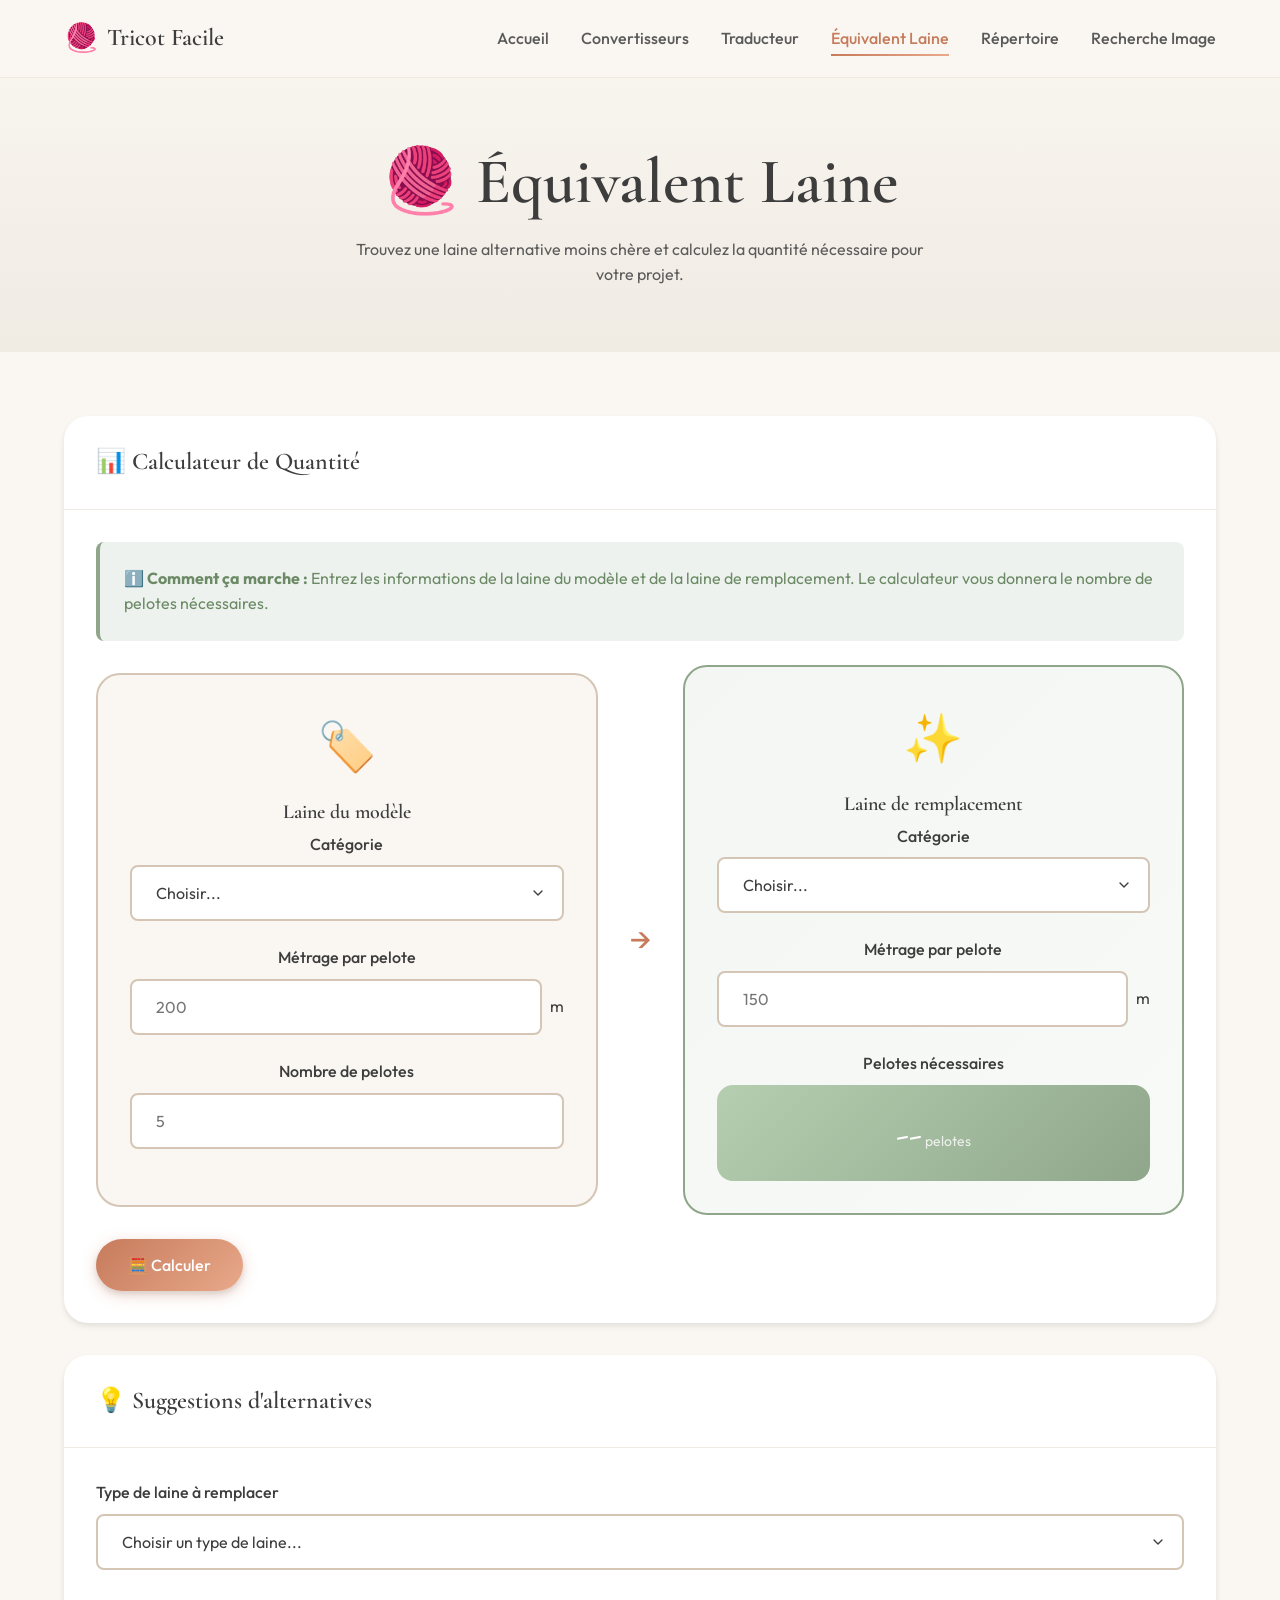
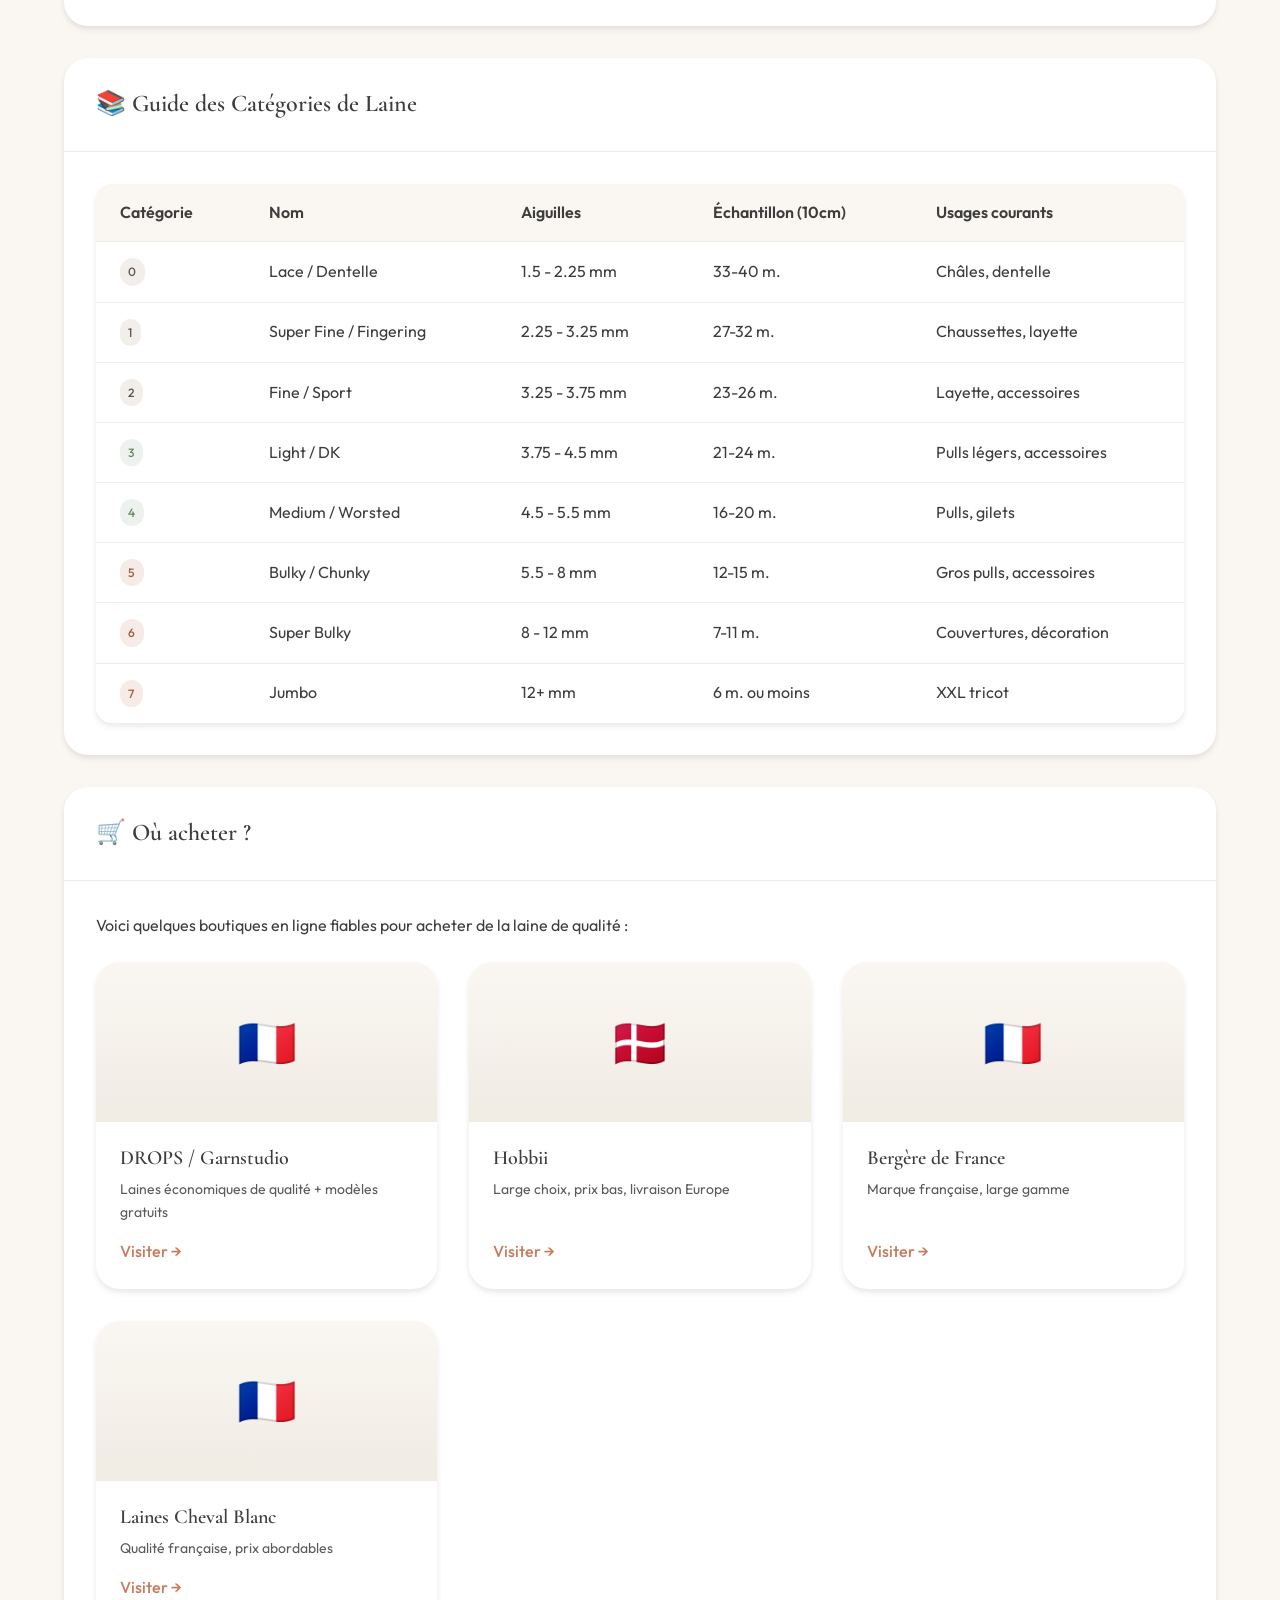
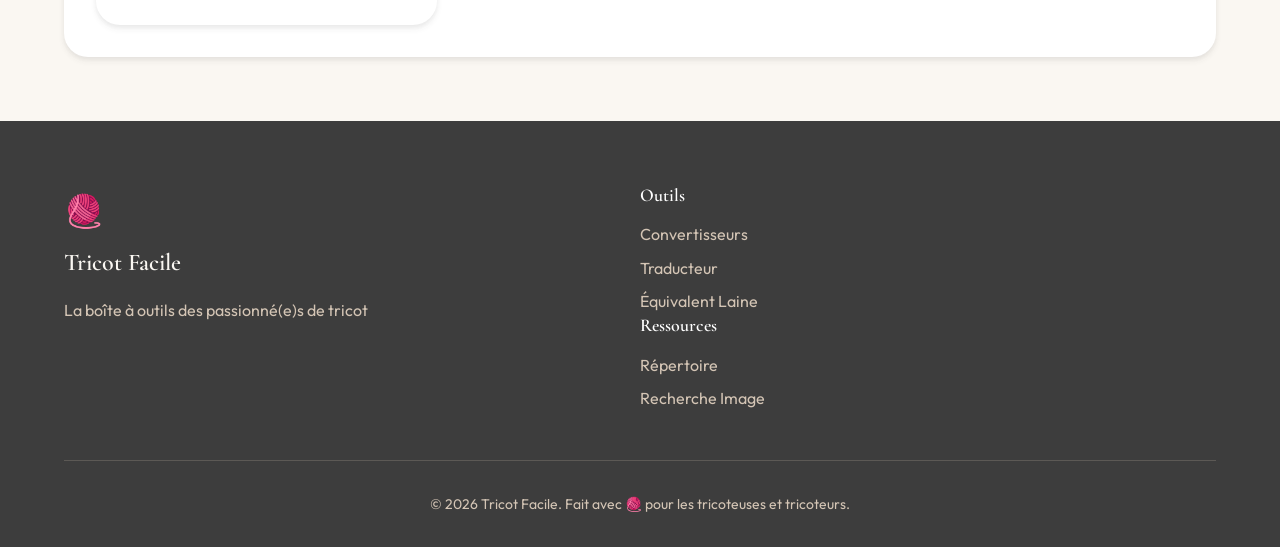
<file: equivalent-laine.html>
<!DOCTYPE html>
<html lang="fr">

<head>
    <meta charset="UTF-8">
    <meta name="viewport" content="width=device-width, initial-scale=1.0">
    <meta name="description"
        content="Trouvez une laine équivalente moins chère et calculez la quantité nécessaire pour votre projet de tricot.">
    <meta property="og:title" content="Tricot Facile | Outils et Ressources pour Tricoteuses">
    <meta property="og:description" content="Tricot Facile - Votre boîte à outils complète pour le tricot.">
    <meta property="og:type" content="website">
    <link rel="icon" href="data:image/svg+xml,<svg xmlns=%22http://www.w3.org/2000/svg%22 viewBox=%220 0 100 100%22><text y=%22.9em%22 font-size=%2290%22>🧶</text></svg>">
    <title>Équivalent Laine | Tricot Facile</title>
    <meta name="theme-color" content="#FAF7F2">
    <link rel="manifest" href="manifest.json">
    <link rel="apple-touch-icon" href="icons/icon.svg">
    <link rel="preconnect" href="https://fonts.googleapis.com">
    <link rel="preconnect" href="https://fonts.gstatic.com" crossorigin>
    <link
        href="https://fonts.googleapis.com/css2?family=Cormorant+Garamond:wght@400;500;600;700&family=Outfit:wght@300;400;500;600;700&display=swap"
        rel="stylesheet">
    <link rel="stylesheet" href="css/style.css">
</head>

<body>
    <!-- Navigation -->
    <nav class="navbar">
        <div class="nav-container">
            <a href="index.html" class="nav-logo">
                <span class="logo-icon">🧶</span>
                <span class="logo-text">Tricot Facile</span>
            </a>
            <button class="nav-toggle" aria-label="Ouvrir le menu de navigation" aria-expanded="false" aria-controls="nav-menu">
                <span></span>
                <span></span>
                <span></span>
            </button>
            <ul class="nav-menu" id="nav-menu">
                <li><a href="index.html" class="nav-link">Accueil</a></li>
                <li><a href="convertisseurs.html" class="nav-link">Convertisseurs</a></li>
                <li><a href="traducteur.html" class="nav-link">Traducteur</a></li>
                <li><a href="equivalent-laine.html" class="nav-link active">Équivalent Laine</a></li>
                <li><a href="repertoire.html" class="nav-link">Répertoire</a></li>
                <li><a href="recherche-image.html" class="nav-link">Recherche Image</a></li>
            </ul>
        </div>
    </nav>

    <!-- Page Header -->
    <header class="page-header">
        <div class="container">
            <h1>🧶 Équivalent Laine</h1>
            <p>Trouvez une laine alternative moins chère et calculez la quantité nécessaire pour votre projet.</p>
        </div>
    </header>

    <!-- Main Content -->
    <main class="page-content">
        <div class="container">

            <!-- Yarn Calculator -->
            <div class="card mb-4">
                <div class="card-header">
                    <h3 style="margin: 0;">📊 Calculateur de Quantité</h3>
                </div>
                <div class="card-body">
                    <div class="alert alert-info mb-3">
                        <strong>ℹ️ Comment ça marche :</strong> Entrez les informations de la laine du modèle et de la
                        laine de remplacement. Le calculateur vous donnera le nombre de pelotes nécessaires.
                    </div>

                    <div class="yarn-comparison">
                        <!-- Original Yarn -->
                        <div class="yarn-card original">
                            <div class="yarn-card-icon">🏷️</div>
                            <h4 class="yarn-card-title">Laine du modèle</h4>
                            <div class="form-group">
                                <label class="form-label">Catégorie</label>
                                <select class="form-select" id="original-weight">
                                    <option value="">Choisir...</option>
                                    <option value="0">0 - Lace (Dentelle)</option>
                                    <option value="1">1 - Super Fine (Fingering)</option>
                                    <option value="2">2 - Fine (Sport)</option>
                                    <option value="3">3 - Light (DK)</option>
                                    <option value="4">4 - Medium (Worsted)</option>
                                    <option value="5">5 - Bulky (Chunky)</option>
                                    <option value="6">6 - Super Bulky</option>
                                    <option value="7">7 - Jumbo</option>
                                </select>
                            </div>
                            <div class="form-group">
                                <label class="form-label">Métrage par pelote</label>
                                <div style="display: flex; gap: 0.5rem; align-items: center;">
                                    <input type="number" class="form-input" id="original-meters" placeholder="200"
                                        min="1">
                                    <span>m</span>
                                </div>
                            </div>
                            <div class="form-group">
                                <label class="form-label">Nombre de pelotes</label>
                                <input type="number" class="form-input" id="original-skeins" placeholder="5" min="1">
                            </div>
                        </div>

                        <!-- Arrow -->
                        <div class="yarn-arrow">→</div>

                        <!-- Replacement Yarn -->
                        <div class="yarn-card equivalent">
                            <div class="yarn-card-icon">✨</div>
                            <h4 class="yarn-card-title">Laine de remplacement</h4>
                            <div class="form-group">
                                <label class="form-label">Catégorie</label>
                                <select class="form-select" id="replacement-weight">
                                    <option value="">Choisir...</option>
                                    <option value="0">0 - Lace (Dentelle)</option>
                                    <option value="1">1 - Super Fine (Fingering)</option>
                                    <option value="2">2 - Fine (Sport)</option>
                                    <option value="3">3 - Light (DK)</option>
                                    <option value="4">4 - Medium (Worsted)</option>
                                    <option value="5">5 - Bulky (Chunky)</option>
                                    <option value="6">6 - Super Bulky</option>
                                    <option value="7">7 - Jumbo</option>
                                </select>
                            </div>
                            <div class="form-group">
                                <label class="form-label">Métrage par pelote</label>
                                <div style="display: flex; gap: 0.5rem; align-items: center;">
                                    <input type="number" class="form-input" id="replacement-meters" placeholder="150"
                                        min="1">
                                    <span>m</span>
                                </div>
                            </div>
                            <div class="form-group mb-0">
                                <label class="form-label">Pelotes nécessaires</label>
                                <div class="result-box" style="padding: 1rem;">
                                    <span class="result-value" id="result-skeins">--</span>
                                    <span class="result-note">pelotes</span>
                                </div>
                            </div>
                        </div>
                    </div>

                    <div class="mt-3">
                        <button class="btn btn-primary" id="calculate-btn">🧮 Calculer</button>
                    </div>

                    <!-- Calculation Details -->
                    <div id="calculation-details" class="panel mt-3" style="display: none;">
                        <h4 class="panel-title">📝 Détails du calcul</h4>
                        <div id="calculation-text"></div>
                    </div>
                </div>
            </div>

            <!-- Yarn Alternatives -->
            <div class="card mb-4">
                <div class="card-header">
                    <h3 style="margin: 0;">💡 Suggestions d'alternatives</h3>
                </div>
                <div class="card-body">
                    <div class="form-group">
                        <label class="form-label">Type de laine à remplacer</label>
                        <select class="form-select" id="fiber-type">
                            <option value="">Choisir un type de laine...</option>
                            <option value="cashmere">Cachemire</option>
                            <option value="silk">Soie</option>
                            <option value="alpaca">Alpaga</option>
                            <option value="mohair">Mohair</option>
                            <option value="merino">Mérinos</option>
                            <option value="wool">Laine standard</option>
                        </select>
                    </div>

                    <div id="alternatives-list" style="display: none;">
                        <!-- Les alternatives seront générées par JS -->
                    </div>
                </div>
            </div>

            <!-- Yarn Weight Guide -->
            <div class="card mb-4">
                <div class="card-header">
                    <h3 style="margin: 0;">📚 Guide des Catégories de Laine</h3>
                </div>
                <div class="card-body">
                    <div class="table-container">
                        <table class="table">
                            <thead>
                                <tr>
                                    <th>Catégorie</th>
                                    <th>Nom</th>
                                    <th>Aiguilles</th>
                                    <th>Échantillon (10cm)</th>
                                    <th>Usages courants</th>
                                </tr>
                            </thead>
                            <tbody>
                                <tr>
                                    <td><span class="badge badge-beige">0</span></td>
                                    <td>Lace / Dentelle</td>
                                    <td>1.5 - 2.25 mm</td>
                                    <td>33-40 m.</td>
                                    <td>Châles, dentelle</td>
                                </tr>
                                <tr>
                                    <td><span class="badge badge-beige">1</span></td>
                                    <td>Super Fine / Fingering</td>
                                    <td>2.25 - 3.25 mm</td>
                                    <td>27-32 m.</td>
                                    <td>Chaussettes, layette</td>
                                </tr>
                                <tr>
                                    <td><span class="badge badge-beige">2</span></td>
                                    <td>Fine / Sport</td>
                                    <td>3.25 - 3.75 mm</td>
                                    <td>23-26 m.</td>
                                    <td>Layette, accessoires</td>
                                </tr>
                                <tr>
                                    <td><span class="badge badge-sage">3</span></td>
                                    <td>Light / DK</td>
                                    <td>3.75 - 4.5 mm</td>
                                    <td>21-24 m.</td>
                                    <td>Pulls légers, accessoires</td>
                                </tr>
                                <tr>
                                    <td><span class="badge badge-sage">4</span></td>
                                    <td>Medium / Worsted</td>
                                    <td>4.5 - 5.5 mm</td>
                                    <td>16-20 m.</td>
                                    <td>Pulls, gilets</td>
                                </tr>
                                <tr>
                                    <td><span class="badge badge-terracotta">5</span></td>
                                    <td>Bulky / Chunky</td>
                                    <td>5.5 - 8 mm</td>
                                    <td>12-15 m.</td>
                                    <td>Gros pulls, accessoires</td>
                                </tr>
                                <tr>
                                    <td><span class="badge badge-terracotta">6</span></td>
                                    <td>Super Bulky</td>
                                    <td>8 - 12 mm</td>
                                    <td>7-11 m.</td>
                                    <td>Couvertures, décoration</td>
                                </tr>
                                <tr>
                                    <td><span class="badge badge-terracotta">7</span></td>
                                    <td>Jumbo</td>
                                    <td>12+ mm</td>
                                    <td>6 m. ou moins</td>
                                    <td>XXL tricot</td>
                                </tr>
                            </tbody>
                        </table>
                    </div>
                </div>
            </div>

            <!-- Where to Buy -->
            <div class="card">
                <div class="card-header">
                    <h3 style="margin: 0;">🛒 Où acheter ?</h3>
                </div>
                <div class="card-body">
                    <p class="mb-3">Voici quelques boutiques en ligne fiables pour acheter de la laine de qualité :</p>

                    <div class="resource-grid">
                        <div class="resource-card">
                            <div class="resource-card-image">🇫🇷</div>
                            <div class="resource-card-content">
                                <h4 class="resource-card-title">DROPS / Garnstudio</h4>
                                <p class="resource-card-desc">Laines économiques de qualité + modèles gratuits</p>
                                <a href="https://www.garnstudio.com/lang/fr/" target="_blank"
                                    class="resource-card-link">Visiter →</a>
                            </div>
                        </div>

                        <div class="resource-card">
                            <div class="resource-card-image">🇩🇰</div>
                            <div class="resource-card-content">
                                <h4 class="resource-card-title">Hobbii</h4>
                                <p class="resource-card-desc">Large choix, prix bas, livraison Europe</p>
                                <a href="https://hobbii.fr" target="_blank" class="resource-card-link">Visiter →</a>
                            </div>
                        </div>

                        <div class="resource-card">
                            <div class="resource-card-image">🇫🇷</div>
                            <div class="resource-card-content">
                                <h4 class="resource-card-title">Bergère de France</h4>
                                <p class="resource-card-desc">Marque française, large gamme</p>
                                <a href="https://www.bergeredefrance.fr" target="_blank"
                                    class="resource-card-link">Visiter →</a>
                            </div>
                        </div>

                        <div class="resource-card">
                            <div class="resource-card-image">🇫🇷</div>
                            <div class="resource-card-content">
                                <h4 class="resource-card-title">Laines Cheval Blanc</h4>
                                <p class="resource-card-desc">Qualité française, prix abordables</p>
                                <a href="https://www.laines-cheval-blanc.com" target="_blank"
                                    class="resource-card-link">Visiter →</a>
                            </div>
                        </div>
                    </div>
                </div>
            </div>

        </div>
    </main>

    <!-- Footer -->
    <footer class="footer">
        <div class="container">
            <div class="footer-content">
                <div class="footer-brand">
                    <span class="logo-icon">🧶</span>
                    <span class="logo-text">Tricot Facile</span>
                    <p>La boîte à outils des passionné(e)s de tricot</p>
                </div>
                <div class="footer-links">
                    <div class="footer-column">
                        <h4>Outils</h4>
                        <ul>
                            <li><a href="convertisseurs.html">Convertisseurs</a></li>
                            <li><a href="traducteur.html">Traducteur</a></li>
                            <li><a href="equivalent-laine.html">Équivalent Laine</a></li>
                        </ul>
                    </div>
                    <div class="footer-column">
                        <h4>Ressources</h4>
                        <ul>
                            <li><a href="repertoire.html">Répertoire</a></li>
                            <li><a href="recherche-image.html">Recherche Image</a></li>
                        </ul>
                    </div>
                </div>
            </div>
            <div class="footer-bottom">
                <p>© 2026 Tricot Facile. Fait avec 🧶 pour les tricoteuses et tricoteurs.</p>
            </div>
        </div>
    </footer>

    <script src="js/equivalent-laine.js"></script>
    <script src="js/main.js"></script>
</body>

</html>
</file>
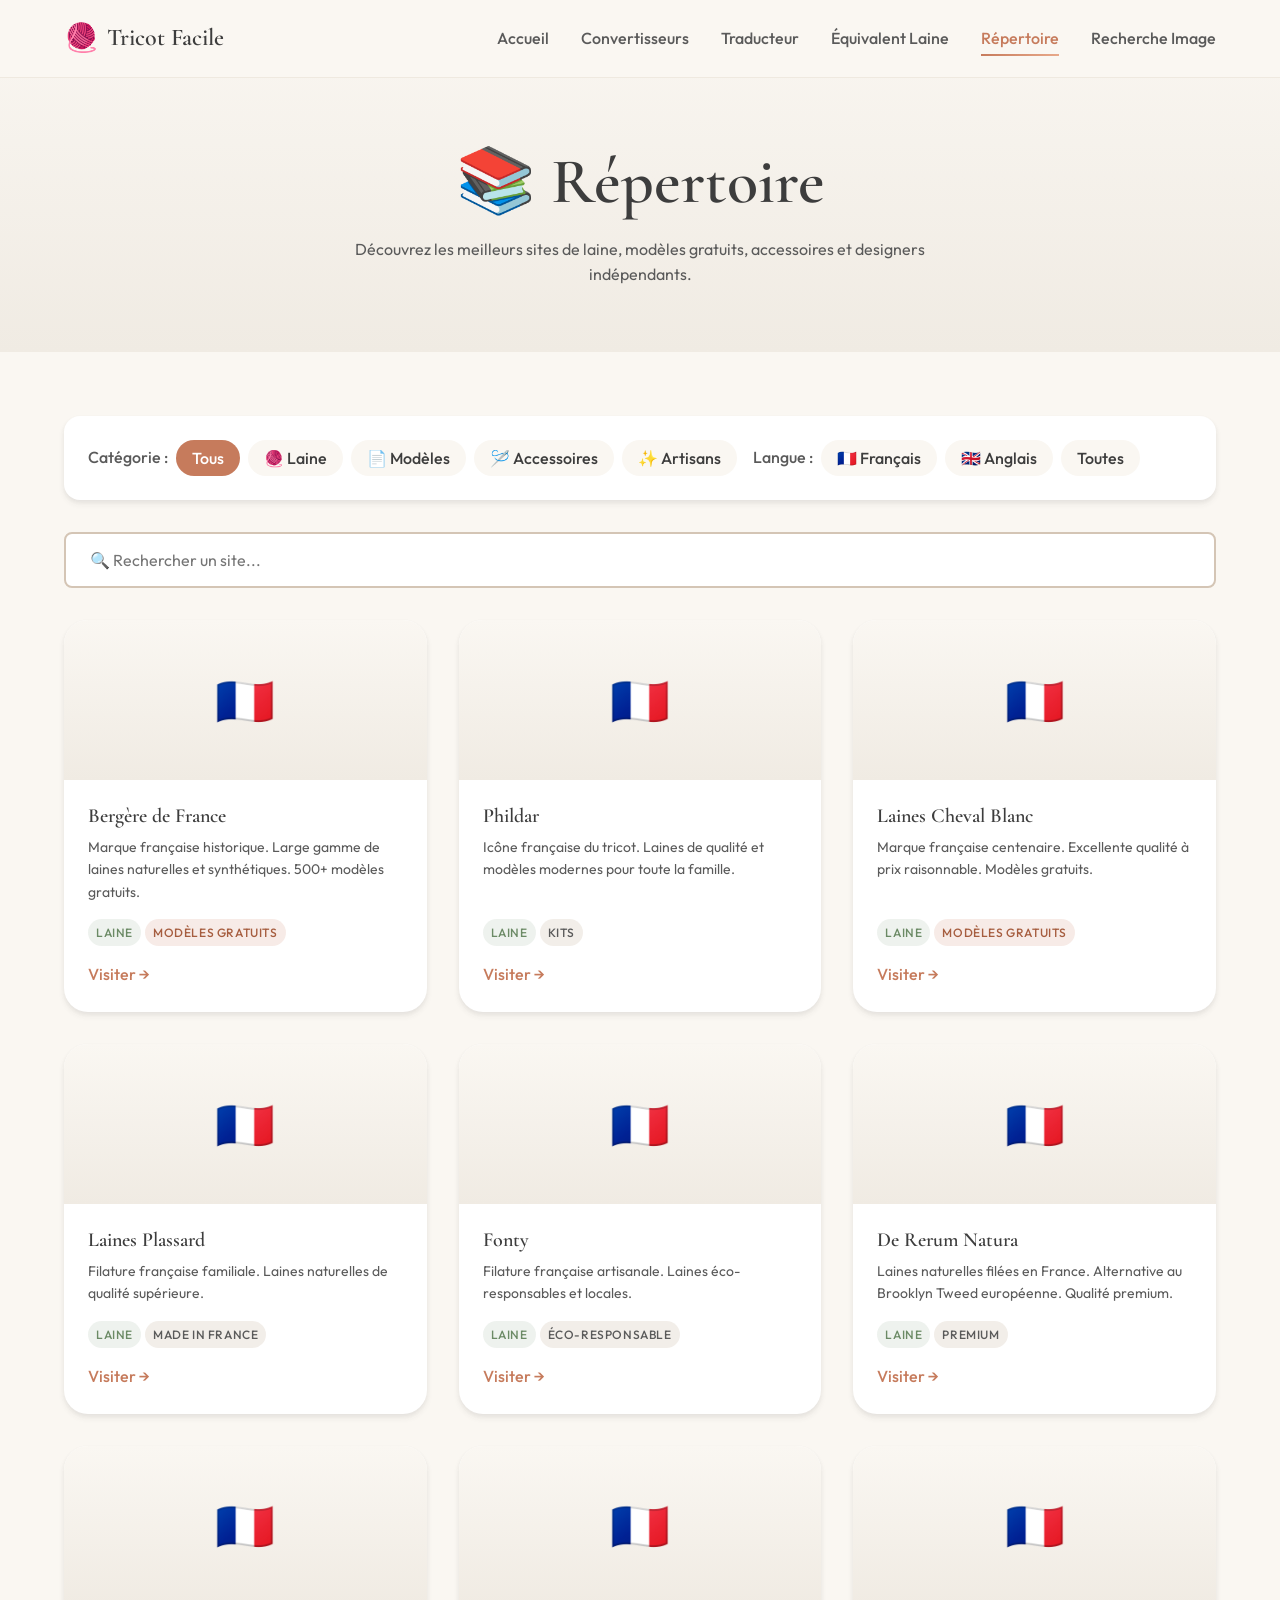
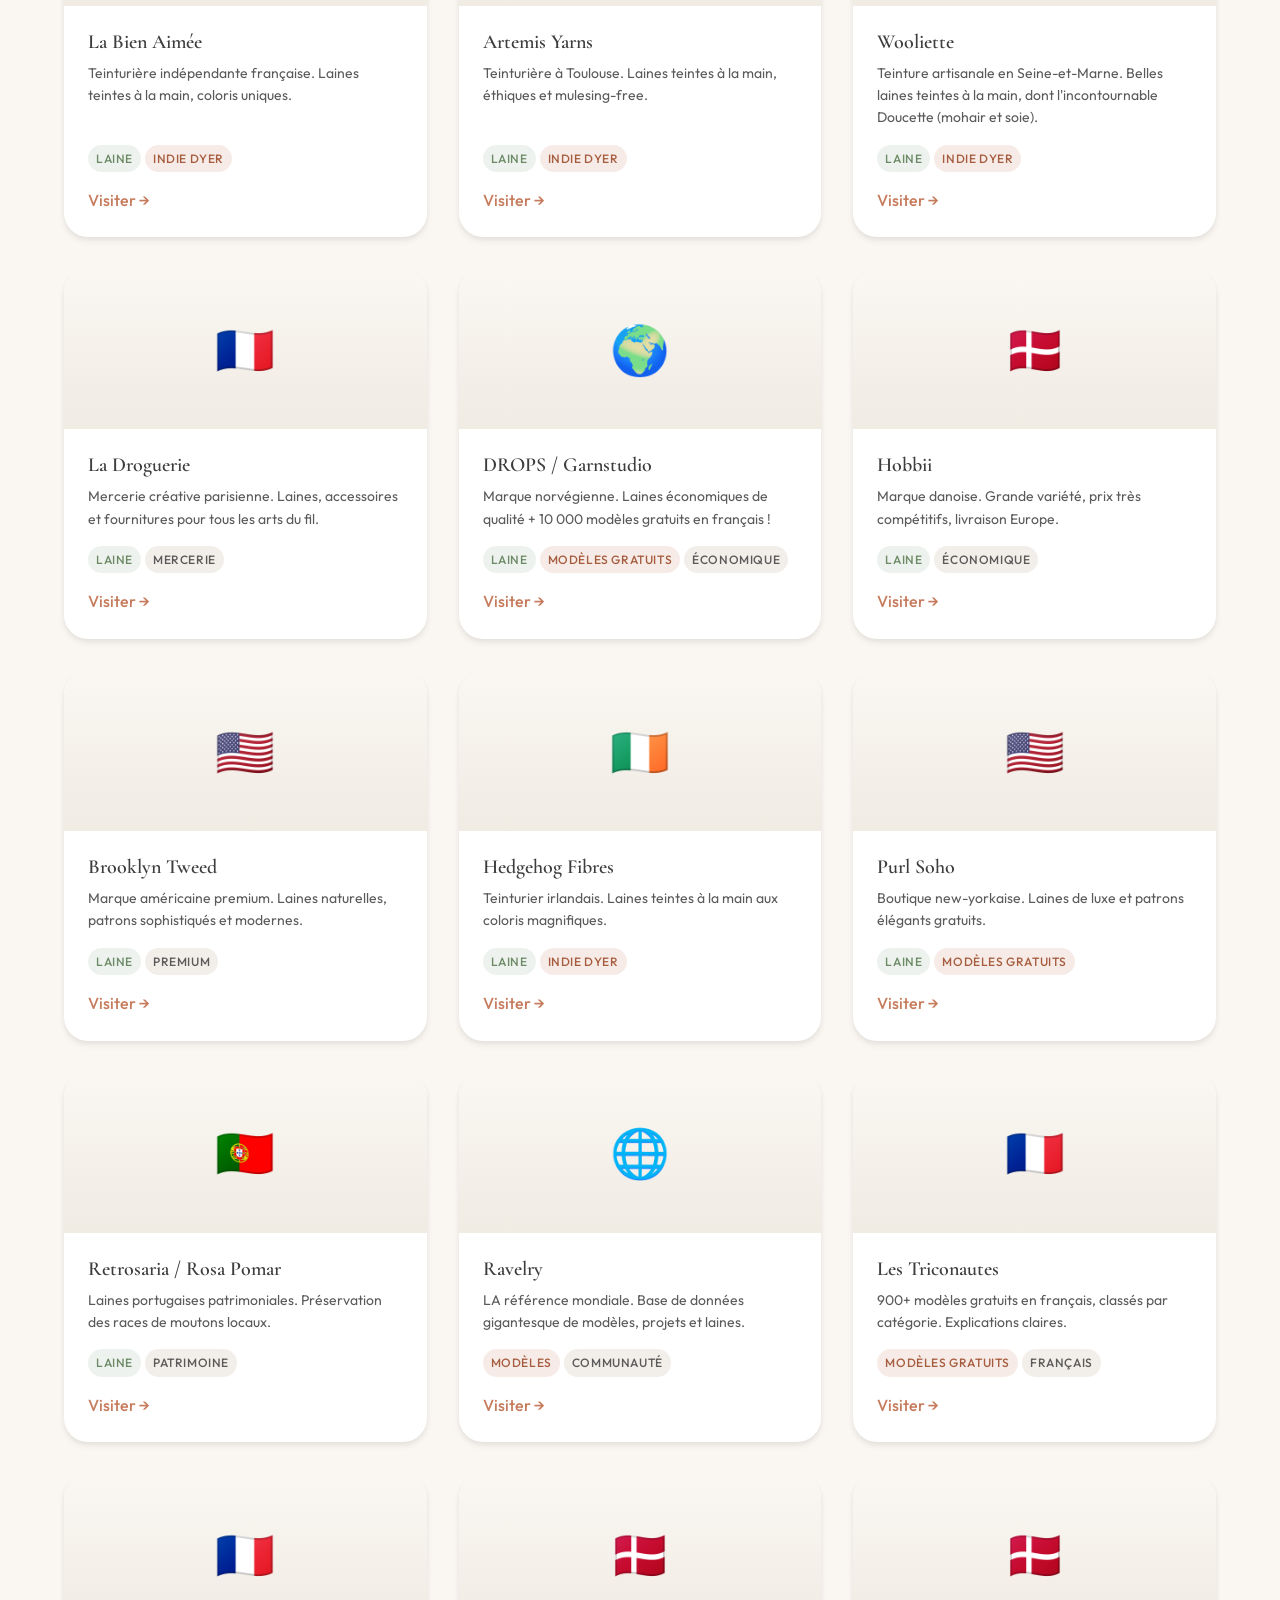
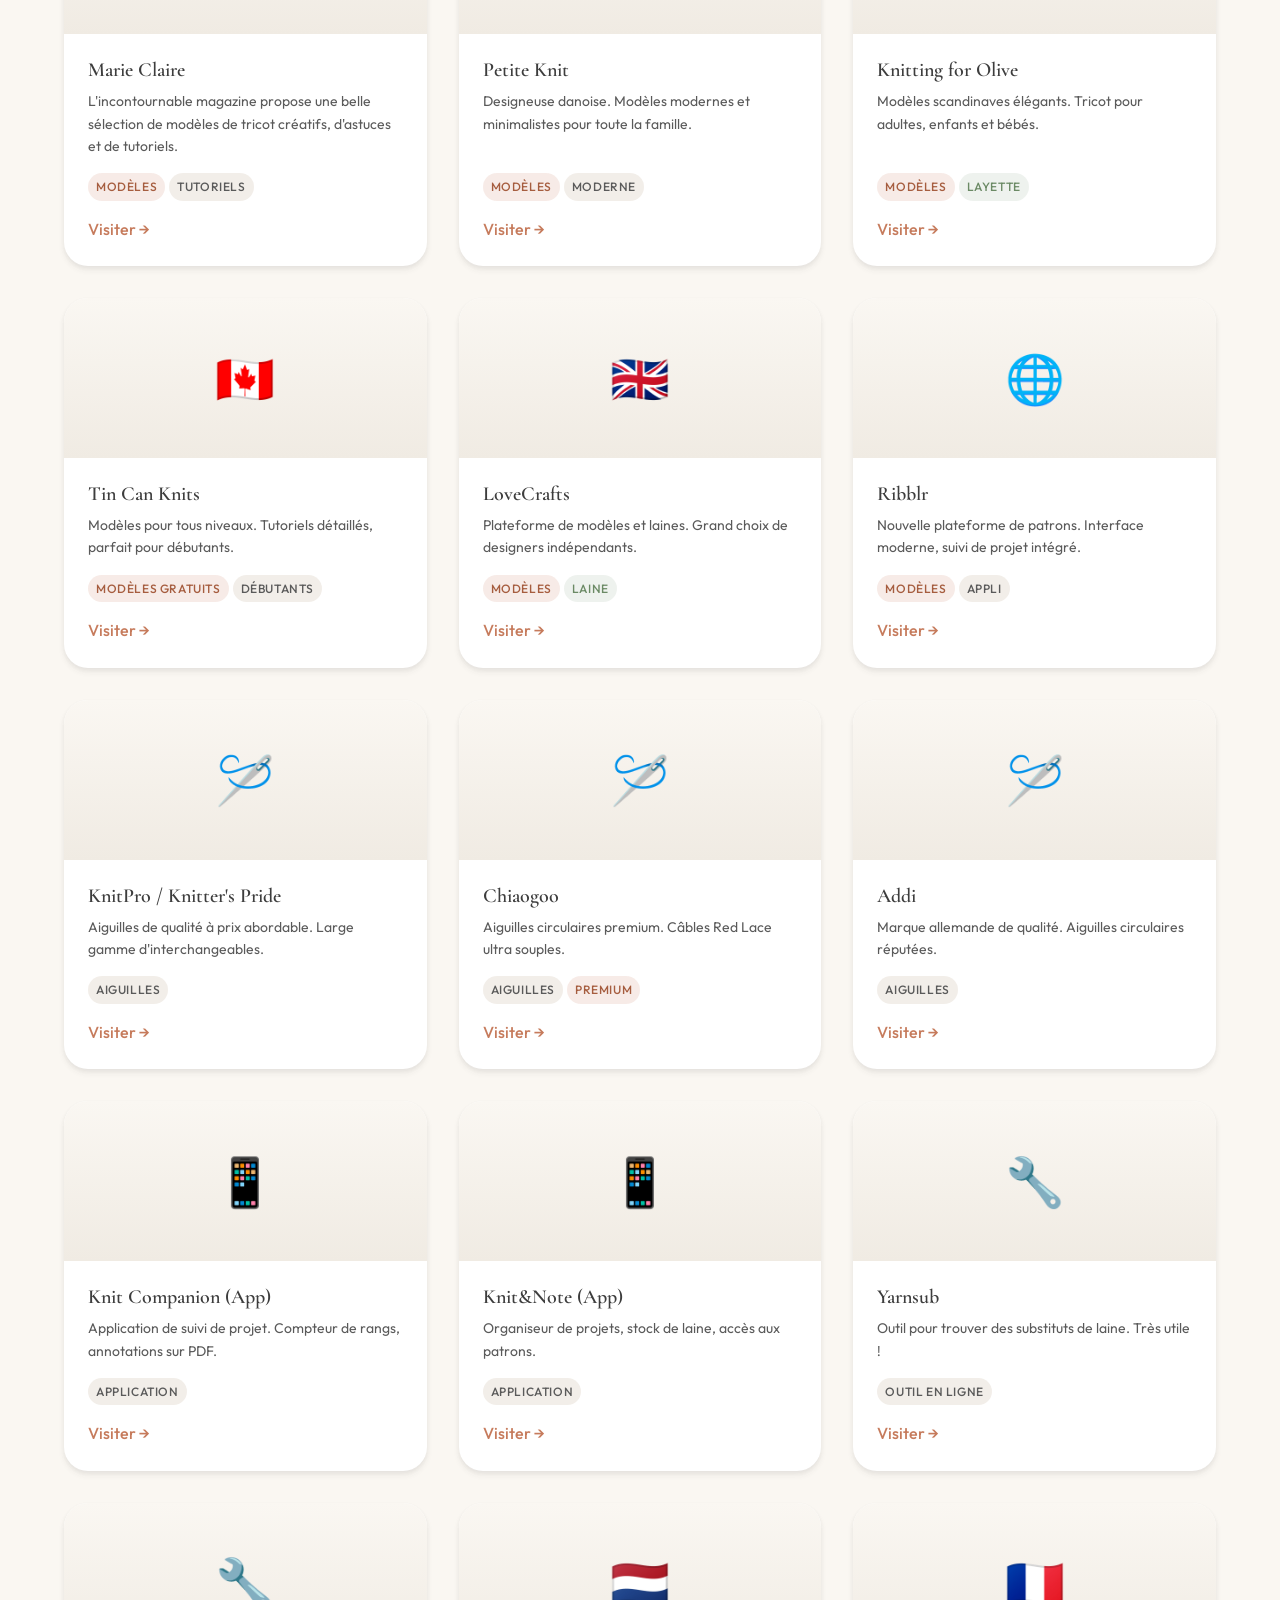
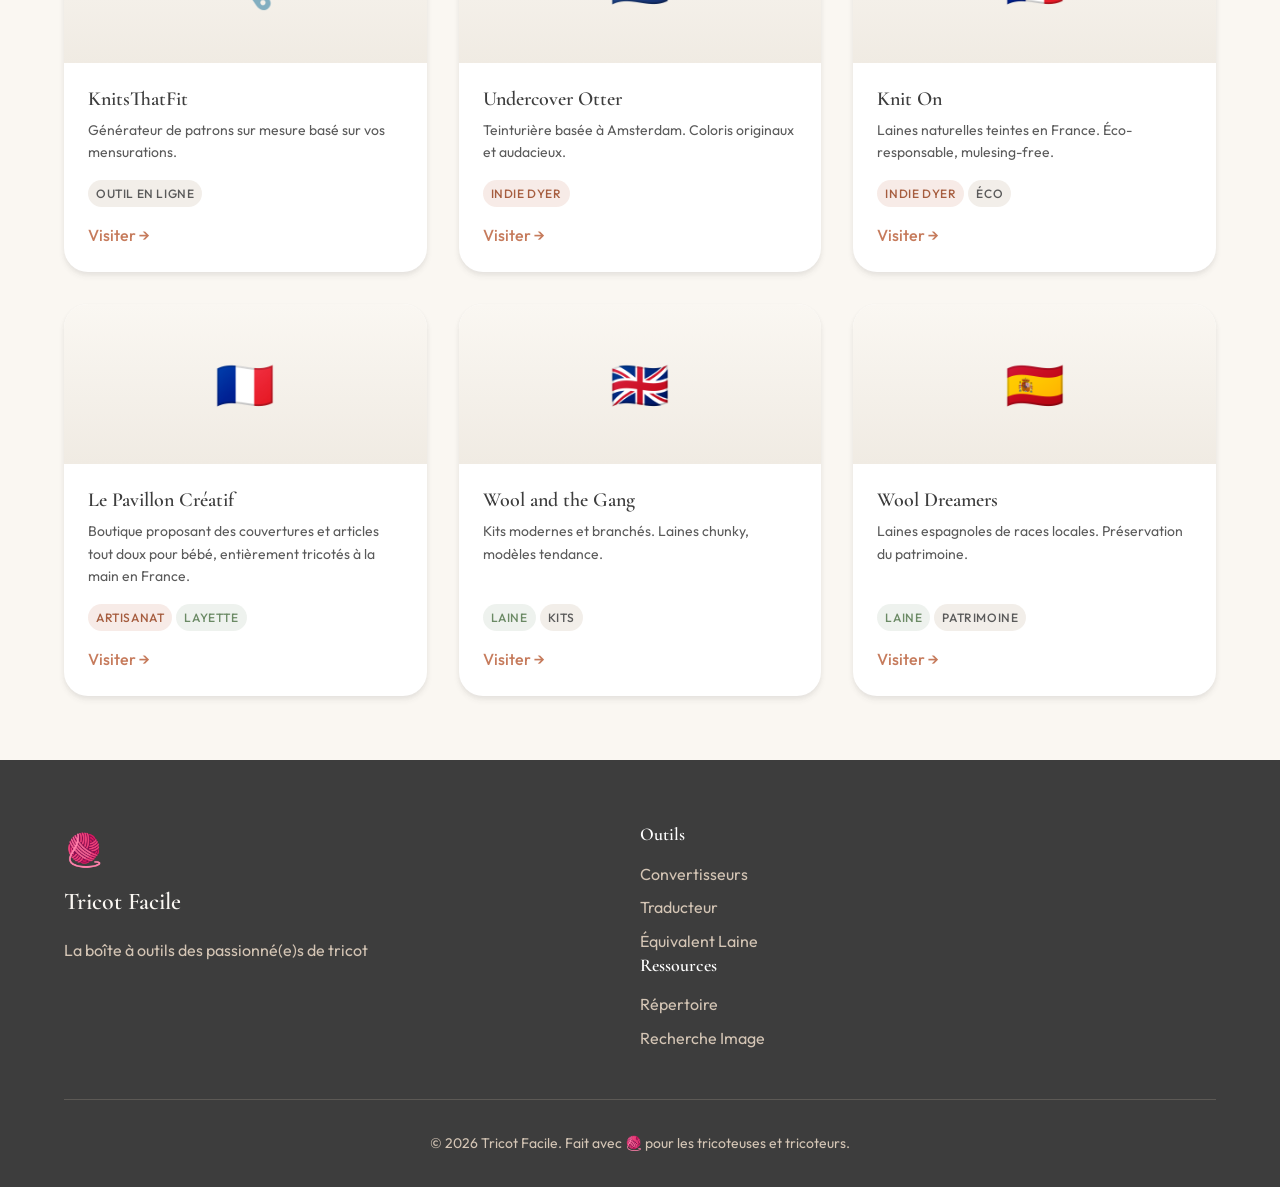
<file: repertoire.html>
<!DOCTYPE html>
<html lang="fr">

<head>
    <meta charset="UTF-8">
    <meta name="viewport" content="width=device-width, initial-scale=1.0">
    <meta name="description"
        content="Répertoire des meilleurs sites de laine, modèles de tricot gratuits, accessoires et designers indépendants.">
    <meta property="og:title" content="Tricot Facile | Outils et Ressources pour Tricoteuses">
    <meta property="og:description" content="Tricot Facile - Votre boîte à outils complète pour le tricot.">
    <meta property="og:type" content="website">
    <link rel="icon" href="data:image/svg+xml,<svg xmlns=%22http://www.w3.org/2000/svg%22 viewBox=%220 0 100 100%22><text y=%22.9em%22 font-size=%2290%22>🧶</text></svg>">
    <title>Répertoire | Tricot Facile</title>
    <meta name="theme-color" content="#FAF7F2">
    <link rel="manifest" href="manifest.json">
    <link rel="apple-touch-icon" href="icons/icon.svg">
    <link rel="preconnect" href="https://fonts.googleapis.com">
    <link rel="preconnect" href="https://fonts.gstatic.com" crossorigin>
    <link
        href="https://fonts.googleapis.com/css2?family=Cormorant+Garamond:wght@400;500;600;700&family=Outfit:wght@300;400;500;600;700&display=swap"
        rel="stylesheet">
    <link rel="stylesheet" href="css/style.css">
</head>

<body>
    <!-- Navigation -->
    <nav class="navbar">
        <div class="nav-container">
            <a href="index.html" class="nav-logo">
                <span class="logo-icon">🧶</span>
                <span class="logo-text">Tricot Facile</span>
            </a>
            <button class="nav-toggle" aria-label="Ouvrir le menu de navigation" aria-expanded="false" aria-controls="nav-menu">
                <span></span>
                <span></span>
                <span></span>
            </button>
            <ul class="nav-menu" id="nav-menu">
                <li><a href="index.html" class="nav-link">Accueil</a></li>
                <li><a href="convertisseurs.html" class="nav-link">Convertisseurs</a></li>
                <li><a href="traducteur.html" class="nav-link">Traducteur</a></li>
                <li><a href="equivalent-laine.html" class="nav-link">Équivalent Laine</a></li>
                <li><a href="repertoire.html" class="nav-link active">Répertoire</a></li>
                <li><a href="recherche-image.html" class="nav-link">Recherche Image</a></li>
            </ul>
        </div>
    </nav>

    <!-- Page Header -->
    <header class="page-header">
        <div class="container">
            <h1>📚 Répertoire</h1>
            <p>Découvrez les meilleurs sites de laine, modèles gratuits, accessoires et designers indépendants.</p>
        </div>
    </header>

    <!-- Main Content -->
    <main class="page-content">
        <div class="container">

            <!-- Filter Bar -->
            <div class="filter-bar">
                <div class="filter-group">
                    <span class="filter-label">Catégorie :</span>
                    <button class="filter-btn active" data-filter="all">Tous</button>
                    <button class="filter-btn" data-filter="yarn">🧶 Laine</button>
                    <button class="filter-btn" data-filter="patterns">📄 Modèles</button>
                    <button class="filter-btn" data-filter="accessories">🪡 Accessoires</button>
                    <button class="filter-btn" data-filter="indie">✨ Artisans</button>
                </div>
                <div class="filter-group">
                    <span class="filter-label">Langue :</span>
                    <button class="filter-btn" data-lang="fr">🇫🇷 Français</button>
                    <button class="filter-btn" data-lang="en">🇬🇧 Anglais</button>
                    <button class="filter-btn" data-lang="all">Toutes</button>
                </div>
            </div>

            <!-- Search -->
            <div class="form-group mb-4">
                <input type="text" class="form-input" id="search-sites" placeholder="🔍 Rechercher un site...">
            </div>

            <!-- Sites Grid -->
            <div class="resource-grid" id="sites-grid">

                <!-- ==================== LAINE - FRANCE ==================== -->

                <div class="resource-card" data-category="yarn" data-lang="fr">
                    <div class="resource-card-image">🇫🇷</div>
                    <div class="resource-card-content">
                        <h4 class="resource-card-title">Bergère de France</h4>
                        <p class="resource-card-desc">Marque française historique. Large gamme de laines naturelles et
                            synthétiques. 500+ modèles gratuits.</p>
                        <div class="resource-card-tags">
                            <span class="badge badge-sage">Laine</span>
                            <span class="badge badge-terracotta">Modèles gratuits</span>
                        </div>
                        <a href="https://www.bergeredefrance.fr" target="_blank" class="resource-card-link">Visiter
                            →</a>
                    </div>
                </div>

                <div class="resource-card" data-category="yarn" data-lang="fr">
                    <div class="resource-card-image">🇫🇷</div>
                    <div class="resource-card-content">
                        <h4 class="resource-card-title">Phildar</h4>
                        <p class="resource-card-desc">Icône française du tricot. Laines de qualité et modèles modernes
                            pour toute la famille.</p>
                        <div class="resource-card-tags">
                            <span class="badge badge-sage">Laine</span>
                            <span class="badge badge-beige">Kits</span>
                        </div>
                        <a href="https://www.phildar.fr" target="_blank" class="resource-card-link">Visiter →</a>
                    </div>
                </div>

                <div class="resource-card" data-category="yarn" data-lang="fr">
                    <div class="resource-card-image">🇫🇷</div>
                    <div class="resource-card-content">
                        <h4 class="resource-card-title">Laines Cheval Blanc</h4>
                        <p class="resource-card-desc">Marque française centenaire. Excellente qualité à prix
                            raisonnable. Modèles gratuits.</p>
                        <div class="resource-card-tags">
                            <span class="badge badge-sage">Laine</span>
                            <span class="badge badge-terracotta">Modèles gratuits</span>
                        </div>
                        <a href="https://www.laines-cheval-blanc.com" target="_blank" class="resource-card-link">Visiter
                            →</a>
                    </div>
                </div>

                <div class="resource-card" data-category="yarn" data-lang="fr">
                    <div class="resource-card-image">🇫🇷</div>
                    <div class="resource-card-content">
                        <h4 class="resource-card-title">Laines Plassard</h4>
                        <p class="resource-card-desc">Filature française familiale. Laines naturelles de qualité
                            supérieure.</p>
                        <div class="resource-card-tags">
                            <span class="badge badge-sage">Laine</span>
                            <span class="badge badge-beige">Made in France</span>
                        </div>
                        <a href="https://www.laines-plassard.com" target="_blank" class="resource-card-link">Visiter
                            →</a>
                    </div>
                </div>

                <div class="resource-card" data-category="yarn" data-lang="fr">
                    <div class="resource-card-image">🇫🇷</div>
                    <div class="resource-card-content">
                        <h4 class="resource-card-title">Fonty</h4>
                        <p class="resource-card-desc">Filature française artisanale. Laines éco-responsables et locales.
                        </p>
                        <div class="resource-card-tags">
                            <span class="badge badge-sage">Laine</span>
                            <span class="badge badge-beige">Éco-responsable</span>
                        </div>
                        <a href="https://www.fonty.fr" target="_blank" class="resource-card-link">Visiter →</a>
                    </div>
                </div>

                <div class="resource-card" data-category="yarn" data-lang="fr">
                    <div class="resource-card-image">🇫🇷</div>
                    <div class="resource-card-content">
                        <h4 class="resource-card-title">De Rerum Natura</h4>
                        <p class="resource-card-desc">Laines naturelles filées en France. Alternative au Brooklyn Tweed
                            européenne. Qualité premium.</p>
                        <div class="resource-card-tags">
                            <span class="badge badge-sage">Laine</span>
                            <span class="badge badge-beige">Premium</span>
                        </div>
                        <a href="https://www.dererumnatura.fr" target="_blank" class="resource-card-link">Visiter →</a>
                    </div>
                </div>

                <div class="resource-card" data-category="yarn" data-lang="fr">
                    <div class="resource-card-image">🇫🇷</div>
                    <div class="resource-card-content">
                        <h4 class="resource-card-title">La Bien Aimée</h4>
                        <p class="resource-card-desc">Teinturière indépendante française. Laines teintes à la main,
                            coloris uniques.</p>
                        <div class="resource-card-tags">
                            <span class="badge badge-sage">Laine</span>
                            <span class="badge badge-terracotta">Indie dyer</span>
                        </div>
                        <a href="https://www.labienaimee.com" target="_blank" class="resource-card-link">Visiter →</a>
                    </div>
                </div>

                <div class="resource-card" data-category="yarn indie" data-lang="fr">
                    <div class="resource-card-image">🇫🇷</div>
                    <div class="resource-card-content">
                        <h4 class="resource-card-title">Artemis Yarns</h4>
                        <p class="resource-card-desc">Teinturière à Toulouse. Laines teintes à la main, éthiques et
                            mulesing-free.</p>
                        <div class="resource-card-tags">
                            <span class="badge badge-sage">Laine</span>
                            <span class="badge badge-terracotta">Indie dyer</span>
                        </div>
                        <a href="https://artemisyarns.com" target="_blank" class="resource-card-link">Visiter →</a>
                    </div>
                </div>

                <div class="resource-card" data-category="yarn indie" data-lang="fr">
                    <div class="resource-card-image">🇫🇷</div>
                    <div class="resource-card-content">
                        <h4 class="resource-card-title">Wooliette</h4>
                        <p class="resource-card-desc">Teinture artisanale en Seine-et-Marne. Belles laines teintes à la main, dont l'incontournable Doucette (mohair et soie).</p>
                        <div class="resource-card-tags">
                            <span class="badge badge-sage">Laine</span>
                            <span class="badge badge-terracotta">Indie dyer</span>
                        </div>
                        <a href="https://wooliette.com/" target="_blank" class="resource-card-link">Visiter →</a>
                    </div>
                </div>

                <div class="resource-card" data-category="yarn" data-lang="fr">
                    <div class="resource-card-image">🇫🇷</div>
                    <div class="resource-card-content">
                        <h4 class="resource-card-title">La Droguerie</h4>
                        <p class="resource-card-desc">Mercerie créative parisienne. Laines, accessoires et fournitures
                            pour tous les arts du fil.</p>
                        <div class="resource-card-tags">
                            <span class="badge badge-sage">Laine</span>
                            <span class="badge badge-beige">Mercerie</span>
                        </div>
                        <a href="https://www.ladroguerie.com" target="_blank" class="resource-card-link">Visiter →</a>
                    </div>
                </div>

                <!-- ==================== LAINE - INTERNATIONAL ==================== -->

                <div class="resource-card" data-category="yarn" data-lang="en">
                    <div class="resource-card-image">🌍</div>
                    <div class="resource-card-content">
                        <h4 class="resource-card-title">DROPS / Garnstudio</h4>
                        <p class="resource-card-desc">Marque norvégienne. Laines économiques de qualité + 10 000 modèles
                            gratuits en français !</p>
                        <div class="resource-card-tags">
                            <span class="badge badge-sage">Laine</span>
                            <span class="badge badge-terracotta">Modèles gratuits</span>
                            <span class="badge badge-beige">Économique</span>
                        </div>
                        <a href="https://www.garnstudio.com/lang/fr/" target="_blank" class="resource-card-link">Visiter
                            →</a>
                    </div>
                </div>

                <div class="resource-card" data-category="yarn" data-lang="en">
                    <div class="resource-card-image">🇩🇰</div>
                    <div class="resource-card-content">
                        <h4 class="resource-card-title">Hobbii</h4>
                        <p class="resource-card-desc">Marque danoise. Grande variété, prix très compétitifs, livraison
                            Europe.</p>
                        <div class="resource-card-tags">
                            <span class="badge badge-sage">Laine</span>
                            <span class="badge badge-beige">Économique</span>
                        </div>
                        <a href="https://hobbii.fr" target="_blank" class="resource-card-link">Visiter →</a>
                    </div>
                </div>

                <div class="resource-card" data-category="yarn" data-lang="en">
                    <div class="resource-card-image">🇺🇸</div>
                    <div class="resource-card-content">
                        <h4 class="resource-card-title">Brooklyn Tweed</h4>
                        <p class="resource-card-desc">Marque américaine premium. Laines naturelles, patrons sophistiqués
                            et modernes.</p>
                        <div class="resource-card-tags">
                            <span class="badge badge-sage">Laine</span>
                            <span class="badge badge-beige">Premium</span>
                        </div>
                        <a href="https://brooklyntweed.com" target="_blank" class="resource-card-link">Visiter →</a>
                    </div>
                </div>

                <div class="resource-card" data-category="yarn indie" data-lang="en">
                    <div class="resource-card-image">🇮🇪</div>
                    <div class="resource-card-content">
                        <h4 class="resource-card-title">Hedgehog Fibres</h4>
                        <p class="resource-card-desc">Teinturier irlandais. Laines teintes à la main aux coloris
                            magnifiques.</p>
                        <div class="resource-card-tags">
                            <span class="badge badge-sage">Laine</span>
                            <span class="badge badge-terracotta">Indie dyer</span>
                        </div>
                        <a href="https://hedgehogfibres.com" target="_blank" class="resource-card-link">Visiter →</a>
                    </div>
                </div>

                <div class="resource-card" data-category="yarn" data-lang="en">
                    <div class="resource-card-image">🇺🇸</div>
                    <div class="resource-card-content">
                        <h4 class="resource-card-title">Purl Soho</h4>
                        <p class="resource-card-desc">Boutique new-yorkaise. Laines de luxe et patrons élégants
                            gratuits.</p>
                        <div class="resource-card-tags">
                            <span class="badge badge-sage">Laine</span>
                            <span class="badge badge-terracotta">Modèles gratuits</span>
                        </div>
                        <a href="https://www.purlsoho.com" target="_blank" class="resource-card-link">Visiter →</a>
                    </div>
                </div>

                <div class="resource-card" data-category="yarn" data-lang="en">
                    <div class="resource-card-image">🇵🇹</div>
                    <div class="resource-card-content">
                        <h4 class="resource-card-title">Retrosaria / Rosa Pomar</h4>
                        <p class="resource-card-desc">Laines portugaises patrimoniales. Préservation des races de
                            moutons locaux.</p>
                        <div class="resource-card-tags">
                            <span class="badge badge-sage">Laine</span>
                            <span class="badge badge-beige">Patrimoine</span>
                        </div>
                        <a href="https://retrosaria.rosapomar.com" target="_blank" class="resource-card-link">Visiter
                            →</a>
                    </div>
                </div>

                <!-- ==================== MODÈLES ==================== -->

                <div class="resource-card" data-category="patterns" data-lang="en">
                    <div class="resource-card-image">🌐</div>
                    <div class="resource-card-content">
                        <h4 class="resource-card-title">Ravelry</h4>
                        <p class="resource-card-desc">LA référence mondiale. Base de données gigantesque de modèles,
                            projets et laines.</p>
                        <div class="resource-card-tags">
                            <span class="badge badge-terracotta">Modèles</span>
                            <span class="badge badge-beige">Communauté</span>
                        </div>
                        <a href="https://www.ravelry.com" target="_blank" class="resource-card-link">Visiter →</a>
                    </div>
                </div>

                <div class="resource-card" data-category="patterns" data-lang="fr">
                    <div class="resource-card-image">🇫🇷</div>
                    <div class="resource-card-content">
                        <h4 class="resource-card-title">Les Triconautes</h4>
                        <p class="resource-card-desc">900+ modèles gratuits en français, classés par catégorie.
                            Explications claires.</p>
                        <div class="resource-card-tags">
                            <span class="badge badge-terracotta">Modèles gratuits</span>
                            <span class="badge badge-beige">Français</span>
                        </div>
                        <a href="https://www.lestriconautes.com" target="_blank" class="resource-card-link">Visiter
                            →</a>
                    </div>
                </div>

                <div class="resource-card" data-category="patterns" data-lang="fr">
                    <div class="resource-card-image">🇫🇷</div>
                    <div class="resource-card-content">
                        <h4 class="resource-card-title">Marie Claire</h4>
                        <p class="resource-card-desc">L'incontournable magazine propose une belle sélection de modèles de tricot créatifs, d'astuces et de tutoriels.</p>
                        <div class="resource-card-tags">
                            <span class="badge badge-terracotta">Modèles</span>
                            <span class="badge badge-beige">Tutoriels</span>
                        </div>
                        <a href="https://www.marieclaire.fr/" target="_blank" class="resource-card-link">Visiter →</a>
                    </div>
                </div>

                <div class="resource-card" data-category="patterns" data-lang="en">
                    <div class="resource-card-image">🇩🇰</div>
                    <div class="resource-card-content">
                        <h4 class="resource-card-title">Petite Knit</h4>
                        <p class="resource-card-desc">Designeuse danoise. Modèles modernes et minimalistes pour toute la
                            famille.</p>
                        <div class="resource-card-tags">
                            <span class="badge badge-terracotta">Modèles</span>
                            <span class="badge badge-beige">Moderne</span>
                        </div>
                        <a href="https://www.petiteknit.com" target="_blank" class="resource-card-link">Visiter →</a>
                    </div>
                </div>

                <div class="resource-card" data-category="patterns" data-lang="en">
                    <div class="resource-card-image">🇩🇰</div>
                    <div class="resource-card-content">
                        <h4 class="resource-card-title">Knitting for Olive</h4>
                        <p class="resource-card-desc">Modèles scandinaves élégants. Tricot pour adultes, enfants et
                            bébés.</p>
                        <div class="resource-card-tags">
                            <span class="badge badge-terracotta">Modèles</span>
                            <span class="badge badge-sage">Layette</span>
                        </div>
                        <a href="https://www.knittingforolive.com" target="_blank" class="resource-card-link">Visiter
                            →</a>
                    </div>
                </div>

                <div class="resource-card" data-category="patterns" data-lang="en">
                    <div class="resource-card-image">🇨🇦</div>
                    <div class="resource-card-content">
                        <h4 class="resource-card-title">Tin Can Knits</h4>
                        <p class="resource-card-desc">Modèles pour tous niveaux. Tutoriels détaillés, parfait pour
                            débutants.</p>
                        <div class="resource-card-tags">
                            <span class="badge badge-terracotta">Modèles gratuits</span>
                            <span class="badge badge-beige">Débutants</span>
                        </div>
                        <a href="https://tincanknits.com" target="_blank" class="resource-card-link">Visiter →</a>
                    </div>
                </div>

                <div class="resource-card" data-category="patterns" data-lang="en">
                    <div class="resource-card-image">🇬🇧</div>
                    <div class="resource-card-content">
                        <h4 class="resource-card-title">LoveCrafts</h4>
                        <p class="resource-card-desc">Plateforme de modèles et laines. Grand choix de designers
                            indépendants.</p>
                        <div class="resource-card-tags">
                            <span class="badge badge-terracotta">Modèles</span>
                            <span class="badge badge-sage">Laine</span>
                        </div>
                        <a href="https://www.lovecrafts.com" target="_blank" class="resource-card-link">Visiter →</a>
                    </div>
                </div>

                <div class="resource-card" data-category="patterns" data-lang="en">
                    <div class="resource-card-image">🌐</div>
                    <div class="resource-card-content">
                        <h4 class="resource-card-title">Ribblr</h4>
                        <p class="resource-card-desc">Nouvelle plateforme de patrons. Interface moderne, suivi de projet
                            intégré.</p>
                        <div class="resource-card-tags">
                            <span class="badge badge-terracotta">Modèles</span>
                            <span class="badge badge-beige">Appli</span>
                        </div>
                        <a href="https://ribblr.com" target="_blank" class="resource-card-link">Visiter →</a>
                    </div>
                </div>

                <!-- ==================== ACCESSOIRES ==================== -->

                <div class="resource-card" data-category="accessories" data-lang="en">
                    <div class="resource-card-image">🪡</div>
                    <div class="resource-card-content">
                        <h4 class="resource-card-title">KnitPro / Knitter's Pride</h4>
                        <p class="resource-card-desc">Aiguilles de qualité à prix abordable. Large gamme
                            d'interchangeables.</p>
                        <div class="resource-card-tags">
                            <span class="badge badge-beige">Aiguilles</span>
                        </div>
                        <a href="https://www.knitpro.eu" target="_blank" class="resource-card-link">Visiter →</a>
                    </div>
                </div>

                <div class="resource-card" data-category="accessories" data-lang="en">
                    <div class="resource-card-image">🪡</div>
                    <div class="resource-card-content">
                        <h4 class="resource-card-title">Chiaogoo</h4>
                        <p class="resource-card-desc">Aiguilles circulaires premium. Câbles Red Lace ultra souples.</p>
                        <div class="resource-card-tags">
                            <span class="badge badge-beige">Aiguilles</span>
                            <span class="badge badge-terracotta">Premium</span>
                        </div>
                        <a href="https://www.chiaogoo.com" target="_blank" class="resource-card-link">Visiter →</a>
                    </div>
                </div>

                <div class="resource-card" data-category="accessories" data-lang="en">
                    <div class="resource-card-image">🪡</div>
                    <div class="resource-card-content">
                        <h4 class="resource-card-title">Addi</h4>
                        <p class="resource-card-desc">Marque allemande de qualité. Aiguilles circulaires réputées.</p>
                        <div class="resource-card-tags">
                            <span class="badge badge-beige">Aiguilles</span>
                        </div>
                        <a href="https://www.addi.de" target="_blank" class="resource-card-link">Visiter →</a>
                    </div>
                </div>

                <div class="resource-card" data-category="accessories" data-lang="en">
                    <div class="resource-card-image">📱</div>
                    <div class="resource-card-content">
                        <h4 class="resource-card-title">Knit Companion (App)</h4>
                        <p class="resource-card-desc">Application de suivi de projet. Compteur de rangs, annotations sur
                            PDF.</p>
                        <div class="resource-card-tags">
                            <span class="badge badge-beige">Application</span>
                        </div>
                        <a href="https://www.knitcompanion.com" target="_blank" class="resource-card-link">Visiter →</a>
                    </div>
                </div>

                <div class="resource-card" data-category="accessories" data-lang="en">
                    <div class="resource-card-image">📱</div>
                    <div class="resource-card-content">
                        <h4 class="resource-card-title">Knit&Note (App)</h4>
                        <p class="resource-card-desc">Organiseur de projets, stock de laine, accès aux patrons.</p>
                        <div class="resource-card-tags">
                            <span class="badge badge-beige">Application</span>
                        </div>
                        <a href="https://knitandnote.com" target="_blank" class="resource-card-link">Visiter →</a>
                    </div>
                </div>

                <!-- ==================== OUTILS EN LIGNE ==================== -->

                <div class="resource-card" data-category="accessories" data-lang="en">
                    <div class="resource-card-image">🔧</div>
                    <div class="resource-card-content">
                        <h4 class="resource-card-title">Yarnsub</h4>
                        <p class="resource-card-desc">Outil pour trouver des substituts de laine. Très utile !</p>
                        <div class="resource-card-tags">
                            <span class="badge badge-beige">Outil en ligne</span>
                        </div>
                        <a href="https://yarnsub.com" target="_blank" class="resource-card-link">Visiter →</a>
                    </div>
                </div>

                <div class="resource-card" data-category="accessories" data-lang="en">
                    <div class="resource-card-image">🔧</div>
                    <div class="resource-card-content">
                        <h4 class="resource-card-title">KnitsThatFit</h4>
                        <p class="resource-card-desc">Générateur de patrons sur mesure basé sur vos mensurations.</p>
                        <div class="resource-card-tags">
                            <span class="badge badge-beige">Outil en ligne</span>
                        </div>
                        <a href="https://www.knitsthatfit.com" target="_blank" class="resource-card-link">Visiter →</a>
                    </div>
                </div>

                <!-- ==================== ARTISANS INDIE ==================== -->

                <div class="resource-card" data-category="indie" data-lang="en">
                    <div class="resource-card-image">🇳🇱</div>
                    <div class="resource-card-content">
                        <h4 class="resource-card-title">Undercover Otter</h4>
                        <p class="resource-card-desc">Teinturière basée à Amsterdam. Coloris originaux et audacieux.</p>
                        <div class="resource-card-tags">
                            <span class="badge badge-terracotta">Indie dyer</span>
                        </div>
                        <a href="https://undercoverotter.com" target="_blank" class="resource-card-link">Visiter →</a>
                    </div>
                </div>

                <div class="resource-card" data-category="indie" data-lang="en">
                    <div class="resource-card-image">🇫🇷</div>
                    <div class="resource-card-content">
                        <h4 class="resource-card-title">Knit On</h4>
                        <p class="resource-card-desc">Laines naturelles teintes en France. Éco-responsable,
                            mulesing-free.</p>
                        <div class="resource-card-tags">
                            <span class="badge badge-terracotta">Indie dyer</span>
                            <span class="badge badge-beige">Éco</span>
                        </div>
                        <a href="https://knit-on.fr" target="_blank" class="resource-card-link">Visiter →</a>
                    </div>
                </div>

                <div class="resource-card" data-category="indie" data-lang="fr">
                    <div class="resource-card-image">🇫🇷</div>
                    <div class="resource-card-content">
                        <h4 class="resource-card-title">Le Pavillon Créatif</h4>
                        <p class="resource-card-desc">Boutique proposant des couvertures et articles tout doux pour bébé, entièrement tricotés à la main en France.</p>
                        <div class="resource-card-tags">
                            <span class="badge badge-terracotta">Artisanat</span>
                            <span class="badge badge-sage">Layette</span>
                        </div>
                        <a href="https://lepavilloncreatif.myshopify.com/" target="_blank" class="resource-card-link">Visiter →</a>
                    </div>
                </div>

                <div class="resource-card" data-category="indie" data-lang="en">
                    <div class="resource-card-image">🇬🇧</div>
                    <div class="resource-card-content">
                        <h4 class="resource-card-title">Wool and the Gang</h4>
                        <p class="resource-card-desc">Kits modernes et branchés. Laines chunky, modèles tendance.</p>
                        <div class="resource-card-tags">
                            <span class="badge badge-sage">Laine</span>
                            <span class="badge badge-beige">Kits</span>
                        </div>
                        <a href="https://www.woolandthegang.com" target="_blank" class="resource-card-link">Visiter
                            →</a>
                    </div>
                </div>

                <div class="resource-card" data-category="indie" data-lang="en">
                    <div class="resource-card-image">🇪🇸</div>
                    <div class="resource-card-content">
                        <h4 class="resource-card-title">Wool Dreamers</h4>
                        <p class="resource-card-desc">Laines espagnoles de races locales. Préservation du patrimoine.
                        </p>
                        <div class="resource-card-tags">
                            <span class="badge badge-sage">Laine</span>
                            <span class="badge badge-beige">Patrimoine</span>
                        </div>
                        <a href="https://www.wooldreamers.com" target="_blank" class="resource-card-link">Visiter →</a>
                    </div>
                </div>

            </div>

            <!-- No Results -->
            <div id="no-results" class="text-center" style="display: none; padding: 3rem;">
                <p style="font-size: 3rem;">🔍</p>
                <p>Aucun site ne correspond à votre recherche.</p>
            </div>

        </div>
    </main>

    <!-- Footer -->
    <footer class="footer">
        <div class="container">
            <div class="footer-content">
                <div class="footer-brand">
                    <span class="logo-icon">🧶</span>
                    <span class="logo-text">Tricot Facile</span>
                    <p>La boîte à outils des passionné(e)s de tricot</p>
                </div>
                <div class="footer-links">
                    <div class="footer-column">
                        <h4>Outils</h4>
                        <ul>
                            <li><a href="convertisseurs.html">Convertisseurs</a></li>
                            <li><a href="traducteur.html">Traducteur</a></li>
                            <li><a href="equivalent-laine.html">Équivalent Laine</a></li>
                        </ul>
                    </div>
                    <div class="footer-column">
                        <h4>Ressources</h4>
                        <ul>
                            <li><a href="repertoire.html">Répertoire</a></li>
                            <li><a href="recherche-image.html">Recherche Image</a></li>
                        </ul>
                    </div>
                </div>
            </div>
            <div class="footer-bottom">
                <p>© 2026 Tricot Facile. Fait avec 🧶 pour les tricoteuses et tricoteurs.</p>
            </div>
        </div>
    </footer>

    <script src="js/repertoire.js"></script>
    <script src="js/main.js"></script>
</body>

</html>
</file>
<file: css/style.css>
/* ============================================
   TRICOT FACILE - Design System & Styles
   ============================================ */

/* CSS Variables - Design Tokens */
:root {
    /* Color Palette - Warm Knitting Theme */
    --color-cream: #FAF7F2;
    --color-cream-dark: #F0EBE3;
    --color-beige: #D4C5B5;
    --color-beige-dark: #B5A593;
    --color-terracotta: #C67B5C;
    --color-terracotta-dark: #A65D3F;
    --color-terracotta-light: #E8A98A;
    --color-sage: #8FA68A;
    --color-sage-dark: #6B8A65;
    --color-sage-light: #B5CEB0;
    --color-charcoal: #3D3D3D;
    --color-charcoal-light: #5A5A5A;
    --color-white: #FFFFFF;
    
    /* Gradients */
    --gradient-warm: linear-gradient(135deg, var(--color-terracotta) 0%, var(--color-terracotta-light) 100%);
    --gradient-sage: linear-gradient(135deg, var(--color-sage) 0%, var(--color-sage-light) 100%);
    --gradient-cream: linear-gradient(180deg, var(--color-cream) 0%, var(--color-cream-dark) 100%);
    
    /* Typography */
    --font-heading: 'Cormorant Garamond', Georgia, serif;
    --font-body: 'Outfit', -apple-system, BlinkMacSystemFont, sans-serif;
    
    /* Spacing */
    --space-xs: 0.25rem;
    --space-sm: 0.5rem;
    --space-md: 1rem;
    --space-lg: 1.5rem;
    --space-xl: 2rem;
    --space-2xl: 3rem;
    --space-3xl: 4rem;
    --space-4xl: 6rem;
    
    /* Border Radius */
    --radius-sm: 4px;
    --radius-md: 8px;
    --radius-lg: 16px;
    --radius-xl: 24px;
    --radius-full: 9999px;
    
    /* Shadows */
    --shadow-sm: 0 1px 2px rgba(61, 61, 61, 0.05);
    --shadow-md: 0 4px 6px rgba(61, 61, 61, 0.07), 0 2px 4px rgba(61, 61, 61, 0.05);
    --shadow-lg: 0 10px 15px rgba(61, 61, 61, 0.1), 0 4px 6px rgba(61, 61, 61, 0.05);
    --shadow-xl: 0 20px 25px rgba(61, 61, 61, 0.1), 0 10px 10px rgba(61, 61, 61, 0.04);
    --shadow-glow: 0 0 40px rgba(198, 123, 92, 0.15);
    
    /* Transitions */
    --transition-fast: 150ms ease;
    --transition-normal: 250ms ease;
    --transition-slow: 400ms ease;
    
    /* Container */
    --container-max: 1200px;
    --container-padding: var(--space-lg);
}

/* ============================================
   Reset & Base Styles
   ============================================ */
*, *::before, *::after {
    box-sizing: border-box;
    margin: 0;
    padding: 0;
}

html {
    scroll-behavior: smooth;
    font-size: 16px;
}

body {
    font-family: var(--font-body);
    font-weight: 400;
    line-height: 1.6;
    color: var(--color-charcoal);
    background-color: var(--color-cream);
    -webkit-font-smoothing: antialiased;
    -moz-osx-font-smoothing: grayscale;
}

img {
    max-width: 100%;
    height: auto;
    display: block;
}

a {
    text-decoration: none;
    color: inherit;
    transition: color var(--transition-fast);
}

ul, ol {
    list-style: none;
}

button, input, select, textarea {
    font-family: inherit;
    font-size: inherit;
    color: inherit;
    border: none;
    outline: none;
    background: none;
}

button {
    cursor: pointer;
}

/* ============================================
   Typography
   ============================================ */
h1, h2, h3, h4, h5, h6 {
    font-family: var(--font-heading);
    font-weight: 600;
    line-height: 1.2;
    color: var(--color-charcoal);
}

h1 { font-size: clamp(2.5rem, 5vw, 4rem); }
h2 { font-size: clamp(1.75rem, 4vw, 2.5rem); }
h3 { font-size: clamp(1.25rem, 3vw, 1.5rem); }
h4 { font-size: 1.125rem; }

p {
    margin-bottom: var(--space-md);
}

/* ============================================
   Layout Components
   ============================================ */
.container {
    width: 100%;
    max-width: var(--container-max);
    margin: 0 auto;
    padding: 0 var(--container-padding);
}

.section-header {
    text-align: center;
    margin-bottom: var(--space-3xl);
}

.section-title {
    margin-bottom: var(--space-sm);
    position: relative;
    display: inline-block;
}

.section-title::after {
    content: '';
    position: absolute;
    bottom: -8px;
    left: 50%;
    transform: translateX(-50%);
    width: 60px;
    height: 3px;
    background: var(--gradient-warm);
    border-radius: var(--radius-full);
}

.section-subtitle {
    font-size: 1.125rem;
    color: var(--color-charcoal-light);
    margin-top: var(--space-lg);
}

/* ============================================
   Navigation
   ============================================ */
.navbar {
    position: fixed;
    top: 0;
    left: 0;
    right: 0;
    z-index: 1000;
    background: rgba(250, 247, 242, 0.95);
    backdrop-filter: blur(20px);
    -webkit-backdrop-filter: blur(20px);
    border-bottom: 1px solid rgba(212, 197, 181, 0.3);
    transition: all var(--transition-normal);
}

.navbar.scrolled {
    box-shadow: var(--shadow-md);
}

.nav-container {
    display: flex;
    align-items: center;
    justify-content: space-between;
    max-width: var(--container-max);
    margin: 0 auto;
    padding: var(--space-md) var(--container-padding);
}

.nav-logo {
    display: flex;
    align-items: center;
    gap: var(--space-sm);
    font-family: var(--font-heading);
    font-size: 1.5rem;
    font-weight: 600;
    color: var(--color-charcoal);
}

.logo-icon {
    font-size: 1.75rem;
    animation: float 3s ease-in-out infinite;
}

@keyframes float {
    0%, 100% { transform: translateY(0); }
    50% { transform: translateY(-5px); }
}

.nav-menu {
    display: flex;
    align-items: center;
    gap: var(--space-xl);
}

.nav-link {
    position: relative;
    font-weight: 500;
    color: var(--color-charcoal-light);
    padding: var(--space-sm) 0;
    transition: color var(--transition-fast);
}

.nav-link::after {
    content: '';
    position: absolute;
    bottom: 0;
    left: 0;
    width: 0;
    height: 2px;
    background: var(--gradient-warm);
    transition: width var(--transition-normal);
}

.nav-link:hover,
.nav-link.active {
    color: var(--color-terracotta);
}

.nav-link:hover::after,
.nav-link.active::after {
    width: 100%;
}

.nav-toggle {
    display: none;
    flex-direction: column;
    gap: 5px;
    padding: var(--space-sm);
}

.nav-toggle span {
    display: block;
    width: 24px;
    height: 2px;
    background: var(--color-charcoal);
    transition: all var(--transition-fast);
}

/* Mobile Navigation */
@media (max-width: 768px) {
    .nav-toggle {
        display: flex;
    }
    
    .nav-menu {
        position: absolute;
        top: 100%;
        left: 0;
        right: 0;
        flex-direction: column;
        background: var(--color-cream);
        padding: var(--space-lg);
        gap: var(--space-md);
        border-bottom: 1px solid var(--color-beige);
        transform: translateY(-100%);
        opacity: 0;
        visibility: hidden;
        transition: all var(--transition-normal);
    }
    
    .nav-menu.active {
        transform: translateY(0);
        opacity: 1;
        visibility: visible;
    }
    
    .nav-toggle.active span:nth-child(1) {
        transform: rotate(45deg) translate(5px, 5px);
    }
    
    .nav-toggle.active span:nth-child(2) {
        opacity: 0;
    }
    
    .nav-toggle.active span:nth-child(3) {
        transform: rotate(-45deg) translate(5px, -5px);
    }
}

/* ============================================
   Buttons
   ============================================ */
.btn {
    display: inline-flex;
    align-items: center;
    justify-content: center;
    gap: var(--space-sm);
    padding: var(--space-md) var(--space-xl);
    font-weight: 500;
    border-radius: var(--radius-full);
    transition: all var(--transition-normal);
    cursor: pointer;
}

.btn-primary {
    background: var(--gradient-warm);
    color: var(--color-white);
    box-shadow: var(--shadow-md), 0 4px 15px rgba(198, 123, 92, 0.3);
}

.btn-primary:hover {
    transform: translateY(-2px);
    box-shadow: var(--shadow-lg), 0 6px 20px rgba(198, 123, 92, 0.4);
}

.btn-secondary {
    background: var(--color-white);
    color: var(--color-terracotta);
    border: 2px solid var(--color-terracotta);
}

.btn-secondary:hover {
    background: var(--color-terracotta);
    color: var(--color-white);
    transform: translateY(-2px);
}

.btn-sage {
    background: var(--gradient-sage);
    color: var(--color-white);
    box-shadow: var(--shadow-md), 0 4px 15px rgba(143, 166, 138, 0.3);
}

.btn-sage:hover {
    transform: translateY(-2px);
    box-shadow: var(--shadow-lg), 0 6px 20px rgba(143, 166, 138, 0.4);
}

/* ============================================
   Hero Section
   ============================================ */
.hero {
    position: relative;
    min-height: 100vh;
    display: flex;
    align-items: center;
    justify-content: center;
    padding: calc(80px + var(--space-3xl)) var(--container-padding) var(--space-3xl);
    overflow: hidden;
}

.hero-background {
    position: absolute;
    inset: 0;
    z-index: -1;
}

.hero-pattern {
    position: absolute;
    inset: 0;
    background-image: 
        radial-gradient(circle at 20% 30%, rgba(198, 123, 92, 0.08) 0%, transparent 50%),
        radial-gradient(circle at 80% 70%, rgba(143, 166, 138, 0.08) 0%, transparent 50%),
        radial-gradient(circle at 50% 50%, rgba(212, 197, 181, 0.1) 0%, transparent 70%);
}

.hero-content {
    text-align: center;
    max-width: 800px;
}

.hero-title {
    margin-bottom: var(--space-xl);
}

.title-accent {
    display: block;
    font-size: clamp(1rem, 2vw, 1.25rem);
    font-family: var(--font-body);
    font-weight: 500;
    text-transform: uppercase;
    letter-spacing: 0.2em;
    color: var(--color-terracotta);
    margin-bottom: var(--space-sm);
}

.title-main {
    display: block;
    background: linear-gradient(135deg, var(--color-charcoal) 0%, var(--color-charcoal-light) 100%);
    -webkit-background-clip: text;
    -webkit-text-fill-color: transparent;
    background-clip: text;
}

.hero-subtitle {
    font-size: clamp(1rem, 2vw, 1.25rem);
    color: var(--color-charcoal-light);
    margin-bottom: var(--space-2xl);
    max-width: 600px;
    margin-left: auto;
    margin-right: auto;
}

.hero-cta {
    display: flex;
    flex-wrap: wrap;
    gap: var(--space-md);
    justify-content: center;
}

.hero-decoration {
    position: absolute;
    inset: 0;
    pointer-events: none;
    overflow: hidden;
}

.yarn-ball {
    position: absolute;
    border-radius: 50%;
    opacity: 0.6;
    animation: floatYarn 6s ease-in-out infinite;
}

.yarn-ball-1 {
    width: 80px;
    height: 80px;
    background: var(--gradient-warm);
    top: 15%;
    left: 10%;
    animation-delay: 0s;
}

.yarn-ball-2 {
    width: 60px;
    height: 60px;
    background: var(--gradient-sage);
    top: 60%;
    right: 15%;
    animation-delay: 2s;
}

.yarn-ball-3 {
    width: 40px;
    height: 40px;
    background: var(--color-beige);
    bottom: 20%;
    left: 20%;
    animation-delay: 4s;
}

@keyframes floatYarn {
    0%, 100% { transform: translate(0, 0) rotate(0deg); }
    25% { transform: translate(10px, -15px) rotate(5deg); }
    50% { transform: translate(-5px, -25px) rotate(-3deg); }
    75% { transform: translate(-15px, -10px) rotate(2deg); }
}

/* ============================================
   Features Section
   ============================================ */
.features {
    padding: var(--space-4xl) 0;
    background: var(--color-white);
}

.features-grid {
    display: grid;
    grid-template-columns: repeat(auto-fit, minmax(300px, 1fr));
    gap: var(--space-xl);
}

.feature-card {
    position: relative;
    display: flex;
    flex-direction: column;
    padding: var(--space-2xl);
    background: var(--color-cream);
    border-radius: var(--radius-xl);
    border: 1px solid transparent;
    transition: all var(--transition-normal);
    cursor: pointer;
    overflow: hidden;
}

.feature-card::before {
    content: '';
    position: absolute;
    inset: 0;
    border-radius: var(--radius-xl);
    padding: 1px;
    background: linear-gradient(135deg, var(--color-beige) 0%, transparent 50%);
    -webkit-mask: linear-gradient(#fff 0 0) content-box, linear-gradient(#fff 0 0);
    mask: linear-gradient(#fff 0 0) content-box, linear-gradient(#fff 0 0);
    -webkit-mask-composite: xor;
    mask-composite: exclude;
    opacity: 0;
    transition: opacity var(--transition-normal);
}

.feature-card:hover {
    transform: translateY(-5px);
    box-shadow: var(--shadow-xl);
}

.feature-card:hover::before {
    opacity: 1;
}

.feature-icon {
    width: 56px;
    height: 56px;
    display: flex;
    align-items: center;
    justify-content: center;
    background: var(--gradient-warm);
    border-radius: var(--radius-lg);
    margin-bottom: var(--space-lg);
}

.feature-icon svg {
    width: 28px;
    height: 28px;
    color: var(--color-white);
}

.feature-title {
    font-family: var(--font-heading);
    font-size: 1.5rem;
    margin-bottom: var(--space-sm);
}

.feature-desc {
    color: var(--color-charcoal-light);
    flex-grow: 1;
    margin-bottom: var(--space-md);
}

.feature-link {
    font-weight: 500;
    color: var(--color-terracotta);
    transition: all var(--transition-fast);
}

.feature-card:hover .feature-link {
    color: var(--color-terracotta-dark);
    transform: translateX(5px);
}

.feature-card-highlight {
    background: linear-gradient(135deg, var(--color-sage-light) 0%, var(--color-sage) 100%);
    color: var(--color-white);
}

.feature-card-highlight .feature-icon {
    background: rgba(255, 255, 255, 0.2);
}

.feature-card-highlight .feature-title,
.feature-card-highlight .feature-desc {
    color: var(--color-white);
}

.quick-convert {
    margin-top: auto;
}

.quick-input-group {
    display: flex;
    align-items: center;
    gap: var(--space-sm);
    background: rgba(255, 255, 255, 0.2);
    padding: var(--space-sm) var(--space-md);
    border-radius: var(--radius-md);
}

.quick-input-group input {
    width: 80px;
    padding: var(--space-sm);
    background: var(--color-white);
    border-radius: var(--radius-sm);
    color: var(--color-charcoal);
    text-align: center;
}

.quick-equals {
    font-weight: 600;
}

.quick-result {
    font-weight: 600;
    min-width: 80px;
}

/* ============================================
   Stats Section
   ============================================ */
.stats {
    padding: var(--space-3xl) 0;
    background: var(--gradient-cream);
}

.stats-grid {
    display: grid;
    grid-template-columns: repeat(auto-fit, minmax(150px, 1fr));
    gap: var(--space-xl);
    text-align: center;
}

.stat-item {
    display: flex;
    flex-direction: column;
    gap: var(--space-sm);
}

.stat-number {
    font-family: var(--font-heading);
    font-size: clamp(2rem, 5vw, 3rem);
    font-weight: 700;
    color: var(--color-terracotta);
}

.stat-label {
    font-size: 0.875rem;
    color: var(--color-charcoal-light);
    text-transform: uppercase;
    letter-spacing: 0.1em;
}

/* ============================================
   About Section
   ============================================ */
.about {
    padding: var(--space-4xl) 0;
    background: var(--color-white);
}

.about-content {
    display: grid;
    grid-template-columns: 1fr 1fr;
    gap: var(--space-3xl);
    align-items: center;
}

@media (max-width: 768px) {
    .about-content {
        grid-template-columns: 1fr;
    }
}

.about-text h2 {
    margin-bottom: var(--space-xl);
}

.about-text p {
    color: var(--color-charcoal-light);
}

.about-list {
    margin-top: var(--space-xl);
}

.about-list li {
    padding: var(--space-sm) 0;
    color: var(--color-charcoal);
}

.about-visual {
    display: flex;
    flex-direction: column;
    gap: var(--space-lg);
}

.about-card {
    display: flex;
    align-items: center;
    gap: var(--space-lg);
    padding: var(--space-lg) var(--space-xl);
    background: var(--color-cream);
    border-radius: var(--radius-lg);
    box-shadow: var(--shadow-md);
    transition: transform var(--transition-normal);
}

.about-card:hover {
    transform: translateX(10px);
}

.about-card-icon {
    font-size: 2rem;
}

.about-card p {
    margin: 0;
    font-size: 1.125rem;
}

.about-card strong {
    color: var(--color-terracotta);
}

/* ============================================
   Footer
   ============================================ */
.footer {
    background: var(--color-charcoal);
    color: var(--color-cream);
    padding: var(--space-3xl) 0 var(--space-xl);
}

.footer-content {
    display: grid;
    grid-template-columns: 2fr 1fr 1fr;
    gap: var(--space-3xl);
    margin-bottom: var(--space-2xl);
}

@media (max-width: 768px) {
    .footer-content {
        grid-template-columns: 1fr;
        gap: var(--space-xl);
    }
}

.footer-brand {
    display: flex;
    flex-direction: column;
    gap: var(--space-sm);
}

.footer-brand .logo-icon {
    font-size: 2rem;
}

.footer-brand .logo-text {
    font-family: var(--font-heading);
    font-size: 1.5rem;
    font-weight: 600;
}

.footer-brand p {
    color: var(--color-beige);
    margin: 0;
    margin-top: var(--space-sm);
}

.footer-column h4 {
    color: var(--color-white);
    margin-bottom: var(--space-md);
}

.footer-column ul {
    display: flex;
    flex-direction: column;
    gap: var(--space-sm);
}

.footer-column a {
    color: var(--color-beige);
    transition: color var(--transition-fast);
}

.footer-column a:hover {
    color: var(--color-terracotta-light);
}

.footer-bottom {
    padding-top: var(--space-xl);
    border-top: 1px solid rgba(212, 197, 181, 0.2);
    text-align: center;
}

.footer-bottom p {
    color: var(--color-beige);
    font-size: 0.875rem;
    margin: 0;
}

/* ============================================
   Form Elements
   ============================================ */
.form-group {
    margin-bottom: var(--space-lg);
}

.form-label {
    display: block;
    font-weight: 500;
    margin-bottom: var(--space-sm);
    color: var(--color-charcoal);
}

.form-input,
.form-select,
.form-textarea {
    width: 100%;
    padding: var(--space-md) var(--space-lg);
    background: var(--color-white);
    border: 2px solid var(--color-beige);
    border-radius: var(--radius-md);
    font-size: 1rem;
    transition: all var(--transition-fast);
}

.form-input:focus,
.form-select:focus,
.form-textarea:focus {
    border-color: var(--color-terracotta);
    box-shadow: 0 0 0 3px rgba(198, 123, 92, 0.1);
}

.form-textarea {
    min-height: 150px;
    resize: vertical;
}

.form-select {
    cursor: pointer;
    appearance: none;
    background-image: url("data:image/svg+xml,%3Csvg xmlns='http://www.w3.org/2000/svg' width='24' height='24' viewBox='0 0 24 24' fill='none' stroke='%233D3D3D' stroke-width='2' stroke-linecap='round' stroke-linejoin='round'%3E%3Cpolyline points='6 9 12 15 18 9'%3E%3C/polyline%3E%3C/svg%3E");
    background-repeat: no-repeat;
    background-position: right var(--space-md) center;
    background-size: 16px;
    padding-right: calc(var(--space-lg) + 24px);
}

.form-file-upload {
    position: relative;
    display: flex;
    flex-direction: column;
    align-items: center;
    justify-content: center;
    padding: var(--space-2xl);
    background: var(--color-cream);
    border: 2px dashed var(--color-beige);
    border-radius: var(--radius-lg);
    cursor: pointer;
    transition: all var(--transition-fast);
}

.form-file-upload:hover {
    border-color: var(--color-terracotta);
    background: var(--color-cream-dark);
}

.form-file-upload input[type="file"] {
    position: absolute;
    inset: 0;
    opacity: 0;
    cursor: pointer;
}

.form-file-upload-icon {
    font-size: 2.5rem;
    margin-bottom: var(--space-md);
}

.form-file-upload-text {
    font-weight: 500;
    color: var(--color-charcoal);
}

.form-file-upload-hint {
    font-size: 0.875rem;
    color: var(--color-charcoal-light);
    margin-top: var(--space-sm);
}

/* ============================================
   Cards & Panels
   ============================================ */
.card {
    background: var(--color-white);
    border-radius: var(--radius-xl);
    box-shadow: var(--shadow-md);
    overflow: hidden;
}

.card-header {
    padding: var(--space-xl);
    border-bottom: 1px solid var(--color-cream-dark);
}

.card-body {
    padding: var(--space-xl);
}

.card-footer {
    padding: var(--space-lg) var(--space-xl);
    background: var(--color-cream);
    border-top: 1px solid var(--color-cream-dark);
}

.panel {
    background: var(--color-cream);
    border-radius: var(--radius-lg);
    padding: var(--space-xl);
}

.panel-title {
    font-size: 1rem;
    font-weight: 600;
    margin-bottom: var(--space-md);
    color: var(--color-charcoal);
}

/* ============================================
   Results & Output
   ============================================ */
.result-box {
    background: linear-gradient(135deg, var(--color-sage-light) 0%, var(--color-sage) 100%);
    color: var(--color-white);
    padding: var(--space-xl);
    border-radius: var(--radius-lg);
    text-align: center;
}

.result-label {
    font-size: 0.875rem;
    text-transform: uppercase;
    letter-spacing: 0.1em;
    opacity: 0.9;
    margin-bottom: var(--space-sm);
}

.result-value {
    font-family: var(--font-heading);
    font-size: 2.5rem;
    font-weight: 700;
}

.result-note {
    font-size: 0.875rem;
    opacity: 0.8;
    margin-top: var(--space-sm);
}

/* ============================================
   Tables
   ============================================ */
.table-container {
    overflow-x: auto;
    border-radius: var(--radius-lg);
    box-shadow: var(--shadow-md);
}

.table {
    width: 100%;
    border-collapse: collapse;
    background: var(--color-white);
}

.table th,
.table td {
    padding: var(--space-md) var(--space-lg);
    text-align: left;
    border-bottom: 1px solid var(--color-cream-dark);
}

.table th {
    background: var(--color-cream);
    font-weight: 600;
    color: var(--color-charcoal);
    white-space: nowrap;
}

.table tbody tr:hover {
    background: var(--color-cream);
}

.table tbody tr:last-child td {
    border-bottom: none;
}

/* ============================================
   Tabs
   ============================================ */
.tabs {
    display: flex;
    gap: var(--space-sm);
    margin-bottom: var(--space-xl);
    border-bottom: 2px solid var(--color-cream-dark);
    padding-bottom: var(--space-sm);
    overflow-x: auto;
}

.tab-btn {
    padding: var(--space-md) var(--space-lg);
    font-weight: 500;
    color: var(--color-charcoal-light);
    border-radius: var(--radius-md) var(--radius-md) 0 0;
    transition: all var(--transition-fast);
    white-space: nowrap;
}

.tab-btn:hover {
    color: var(--color-terracotta);
    background: var(--color-cream);
}

.tab-btn.active {
    color: var(--color-terracotta);
    background: var(--color-cream);
    position: relative;
}

.tab-btn.active::after {
    content: '';
    position: absolute;
    bottom: -2px;
    left: 0;
    right: 0;
    height: 2px;
    background: var(--color-terracotta);
}

.tab-content {
    display: none;
}

.tab-content.active {
    display: block;
    animation: fadeIn 0.3s ease;
}

@keyframes fadeIn {
    from { opacity: 0; transform: translateY(10px); }
    to { opacity: 1; transform: translateY(0); }
}

/* ============================================
   Badges & Tags
   ============================================ */
.badge {
    display: inline-flex;
    align-items: center;
    padding: var(--space-xs) var(--space-sm);
    font-size: 0.75rem;
    font-weight: 500;
    border-radius: var(--radius-full);
    text-transform: uppercase;
    letter-spacing: 0.05em;
}

.badge-terracotta {
    background: rgba(198, 123, 92, 0.15);
    color: var(--color-terracotta-dark);
}

.badge-sage {
    background: rgba(143, 166, 138, 0.15);
    color: var(--color-sage-dark);
}

.badge-beige {
    background: rgba(212, 197, 181, 0.3);
    color: var(--color-charcoal-light);
}

.tag {
    display: inline-flex;
    align-items: center;
    gap: var(--space-xs);
    padding: var(--space-sm) var(--space-md);
    font-size: 0.875rem;
    background: var(--color-cream);
    border-radius: var(--radius-full);
    transition: all var(--transition-fast);
}

.tag:hover {
    background: var(--color-cream-dark);
}

/* ============================================
   Utilities
   ============================================ */
.text-center { text-align: center; }
.text-left { text-align: left; }
.text-right { text-align: right; }

.text-terracotta { color: var(--color-terracotta); }
.text-sage { color: var(--color-sage); }
.text-muted { color: var(--color-charcoal-light); }

.mt-0 { margin-top: 0; }
.mt-1 { margin-top: var(--space-sm); }
.mt-2 { margin-top: var(--space-md); }
.mt-3 { margin-top: var(--space-lg); }
.mt-4 { margin-top: var(--space-xl); }

.mb-0 { margin-bottom: 0; }
.mb-1 { margin-bottom: var(--space-sm); }
.mb-2 { margin-bottom: var(--space-md); }
.mb-3 { margin-bottom: var(--space-lg); }
.mb-4 { margin-bottom: var(--space-xl); }

.hidden { display: none !important; }
.visible { display: block !important; }

/* Loading Spinner */
.spinner {
    width: 40px;
    height: 40px;
    border: 4px solid var(--color-cream-dark);
    border-top-color: var(--color-terracotta);
    border-radius: 50%;
    animation: spin 0.8s linear infinite;
}

@keyframes spin {
    to { transform: rotate(360deg); }
}

/* ============================================
   Page Header (for internal pages)
   ============================================ */
.page-header {
    padding: calc(80px + var(--space-3xl)) 0 var(--space-3xl);
    background: var(--gradient-cream);
    text-align: center;
}

.page-header h1 {
    margin-bottom: var(--space-md);
}

.page-header p {
    color: var(--color-charcoal-light);
    max-width: 600px;
    margin: 0 auto;
}

.page-content {
    padding: var(--space-3xl) 0;
}

/* ============================================
   Resource Cards (for directory)
   ============================================ */
.resource-grid {
    display: grid;
    grid-template-columns: repeat(auto-fill, minmax(300px, 1fr));
    gap: var(--space-xl);
}

.resource-card {
    display: flex;
    flex-direction: column;
    background: var(--color-white);
    border-radius: var(--radius-xl);
    overflow: hidden;
    box-shadow: var(--shadow-md);
    transition: all var(--transition-normal);
}

.resource-card:hover {
    transform: translateY(-5px);
    box-shadow: var(--shadow-xl);
}

.resource-card-image {
    height: 160px;
    background: var(--gradient-cream);
    display: flex;
    align-items: center;
    justify-content: center;
    font-size: 3rem;
}

.resource-card-content {
    padding: var(--space-lg);
    flex-grow: 1;
    display: flex;
    flex-direction: column;
}

.resource-card-title {
    font-size: 1.25rem;
    margin-bottom: var(--space-sm);
}

.resource-card-desc {
    color: var(--color-charcoal-light);
    font-size: 0.875rem;
    flex-grow: 1;
    margin-bottom: var(--space-md);
}

.resource-card-tags {
    display: flex;
    flex-wrap: wrap;
    gap: var(--space-xs);
    margin-bottom: var(--space-md);
}

.resource-card-link {
    display: inline-flex;
    align-items: center;
    gap: var(--space-sm);
    color: var(--color-terracotta);
    font-weight: 500;
}

.resource-card-link:hover {
    color: var(--color-terracotta-dark);
}

/* ============================================
   Filter Bar
   ============================================ */
.filter-bar {
    display: flex;
    flex-wrap: wrap;
    gap: var(--space-md);
    padding: var(--space-lg);
    background: var(--color-white);
    border-radius: var(--radius-lg);
    box-shadow: var(--shadow-md);
    margin-bottom: var(--space-xl);
}

.filter-group {
    display: flex;
    align-items: center;
    gap: var(--space-sm);
}

.filter-label {
    font-weight: 500;
    color: var(--color-charcoal-light);
    white-space: nowrap;
}

.filter-btn {
    padding: var(--space-sm) var(--space-md);
    border-radius: var(--radius-full);
    background: var(--color-cream);
    color: var(--color-charcoal);
    font-weight: 500;
    transition: all var(--transition-fast);
}

.filter-btn:hover,
.filter-btn.active {
    background: var(--color-terracotta);
    color: var(--color-white);
}

/* ============================================
   Alert Messages
   ============================================ */
.alert {
    padding: var(--space-lg);
    border-radius: var(--radius-md);
    margin-bottom: var(--space-lg);
}

.alert-info {
    background: rgba(143, 166, 138, 0.15);
    border-left: 4px solid var(--color-sage);
    color: var(--color-sage-dark);
}

.alert-warning {
    background: rgba(198, 123, 92, 0.15);
    border-left: 4px solid var(--color-terracotta);
    color: var(--color-terracotta-dark);
}

.alert-success {
    background: rgba(143, 166, 138, 0.25);
    border-left: 4px solid var(--color-sage-dark);
    color: var(--color-sage-dark);
}

/* ============================================
   Converter Specific Styles
   ============================================ */
.converter-grid {
    display: grid;
    grid-template-columns: repeat(auto-fit, minmax(350px, 1fr));
    gap: var(--space-xl);
}

.converter-card {
    background: var(--color-white);
    border-radius: var(--radius-xl);
    padding: var(--space-2xl);
    box-shadow: var(--shadow-md);
}

.converter-card h3 {
    display: flex;
    align-items: center;
    gap: var(--space-md);
    margin-bottom: var(--space-xl);
}

.converter-card h3 span {
    font-size: 1.5rem;
}

.converter-row {
    display: grid;
    grid-template-columns: 1fr auto 1fr;
    gap: var(--space-md);
    align-items: end;
}

.converter-arrow {
    font-size: 1.5rem;
    color: var(--color-terracotta);
    padding-bottom: var(--space-md);
}

/* ============================================
   Translation Output
   ============================================ */
.translation-output {
    background: var(--color-cream);
    border-radius: var(--radius-lg);
    padding: var(--space-xl);
    min-height: 200px;
    white-space: pre-wrap;
    font-family: inherit;
    line-height: 1.8;
}

.highlight-term {
    background: rgba(198, 123, 92, 0.2);
    padding: 2px 6px;
    border-radius: var(--radius-sm);
    color: var(--color-terracotta-dark);
    font-weight: 500;
}

.highlight-dimension {
    background: rgba(143, 166, 138, 0.2);
    padding: 2px 6px;
    border-radius: var(--radius-sm);
    color: var(--color-sage-dark);
    font-weight: 500;
}

/* ============================================
   Yarn Comparison
   ============================================ */
.yarn-comparison {
    display: grid;
    grid-template-columns: 1fr auto 1fr;
    gap: var(--space-xl);
    align-items: center;
}

@media (max-width: 768px) {
    .yarn-comparison {
        grid-template-columns: 1fr;
    }
}

.yarn-card {
    background: var(--color-cream);
    border-radius: var(--radius-xl);
    padding: var(--space-xl);
    text-align: center;
}

.yarn-card.original {
    border: 2px solid var(--color-beige);
}

.yarn-card.equivalent {
    border: 2px solid var(--color-sage);
    background: linear-gradient(135deg, rgba(143, 166, 138, 0.1) 0%, rgba(181, 206, 176, 0.1) 100%);
}

.yarn-card-icon {
    font-size: 3rem;
    margin-bottom: var(--space-md);
}

.yarn-card-title {
    font-size: 1.25rem;
    margin-bottom: var(--space-sm);
}

.yarn-card-meta {
    font-size: 0.875rem;
    color: var(--color-charcoal-light);
}

.yarn-arrow {
    font-size: 2rem;
    color: var(--color-terracotta);
}

@media (max-width: 768px) {
    .yarn-arrow {
        transform: rotate(90deg);
    }
}
</file>
